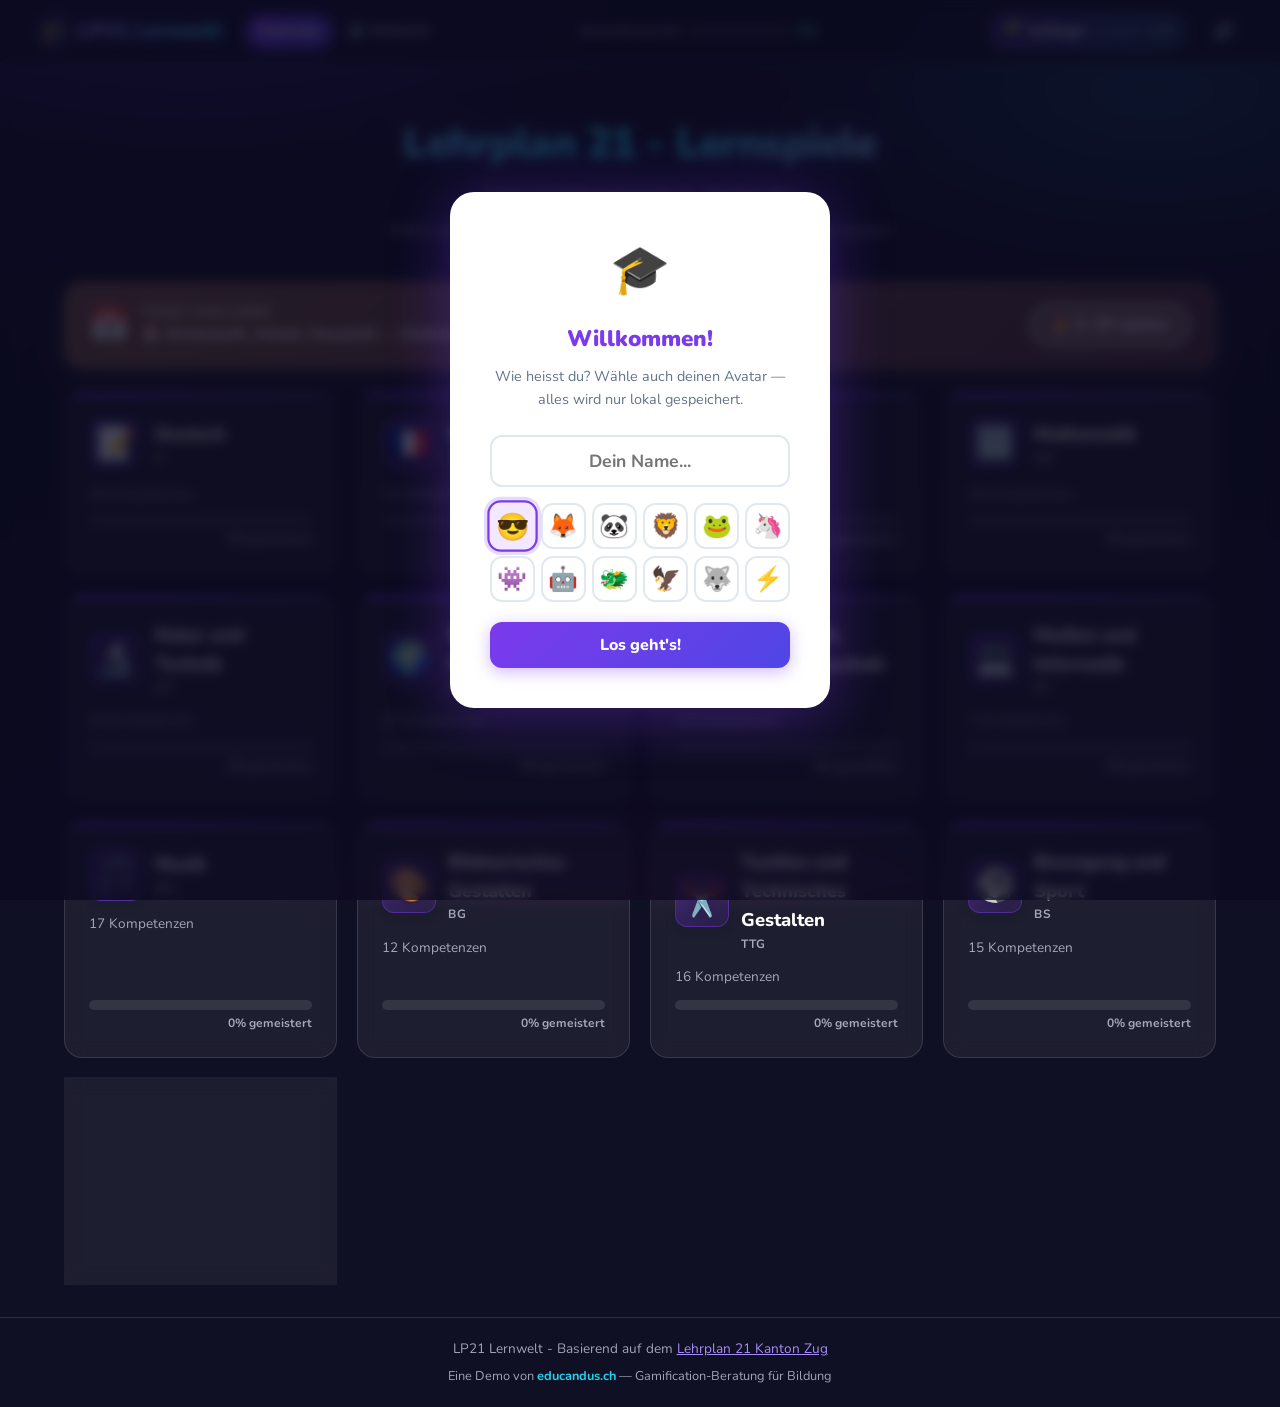
<file: index.html>
<!DOCTYPE html>
<html lang="de">
<head>
    <meta charset="UTF-8">
    <meta name="viewport" content="width=device-width, initial-scale=1.0">
    <title>LP21 Lernwelt - Zyklus 3</title>
    <link rel="preconnect" href="https://fonts.googleapis.com">
    <link rel="preconnect" href="https://fonts.gstatic.com" crossorigin>
    <link href="https://fonts.googleapis.com/css2?family=Nunito:wght@400;600;700;800;900&display=swap" rel="stylesheet">
    <link rel="stylesheet" href="css/main.css">
    <link rel="stylesheet" href="css/progress-map.css">
    <link rel="stylesheet" href="css/worldmap.css">
</head>
<body>
    <header class="site-header">
        <div class="header-inner">
            <a href="index.html" class="logo">
                <span class="logo-icon">🎓</span>
                <span class="logo-text">LP21 Lernwelt</span>
            </a>
            <nav class="site-nav">
                <a href="index.html" class="site-nav-link active">Startseite</a>
                <a href="pages/weltkarte.html" class="site-nav-link">🗺️ Weltkarte</a>
            </nav>
            <div class="header-progress" id="headerProgress">
                <span class="progress-label">Gesamtfortschritt:</span>
                <div class="progress-bar-mini">
                    <div class="progress-bar-fill" id="totalProgress" style="width: 0%"></div>
                </div>
                <span class="progress-percent" id="totalPercent">0%</span>
            </div>
            <div id="playerNameContainer"></div>
            <div id="levelBadgeContainer"></div>
            <div id="soundToggleContainer"></div>
        </div>
    </header>

    <main class="container">
        <section class="hero">
            <h1>Lehrplan 21 - Lernspiele</h1>
            <p>Zyklus 3 (Sekundarstufe I) - Kanton Zug</p>
            <p class="hero-sub">Wähle ein Fach und trainiere deine Kompetenzen mit interaktiven Spielen.</p>
        </section>

        <div id="dailyBannerContainer"></div>

        <section class="fach-grid" id="fachGrid">
            <!-- Dynamisch aus faecher.json generiert -->
        </section>
    </main>

    <footer class="site-footer">
        <p>LP21 Lernwelt - Basierend auf dem <a href="https://zg.lehrplan.ch/" target="_blank">Lehrplan 21 Kanton Zug</a></p>
        <p class="footer-educandus">Eine Demo von <a href="https://www.educandus.ch" target="_blank">educandus.ch</a> — Gamification-Beratung für Bildung</p>
    </footer>

    <script src="js/utils/storage.js"></script>
    <script src="js/utils/xp-system.js"></script>
    <script src="js/utils/streak.js"></script>
    <script src="js/utils/sound.js"></script>
    <script src="js/utils/achievements.js"></script>
    <script src="js/utils/difficulty.js"></script>
    <script src="js/utils/player.js"></script>
    <script src="js/utils/daily-challenge.js"></script>
    <script src="js/utils/unlock-system.js"></script>
    <script src="js/utils/progress-map.js"></script>
    <script src="js/utils/story.js"></script>
    <script src="js/utils/dom-helpers.js"></script>
    <script src="js/utils/feedback.js"></script>
    <script src="js/game-engine.js"></script>
    <script src="js/app.js"></script>
    <script>
        document.addEventListener('DOMContentLoaded', () => {
            Player.init('playerNameContainer');
            XPSystem.renderBadge('levelBadgeContainer');
            SoundManager.renderToggle('soundToggleContainer');
        });
    </script>
</body>
</html>
</file>
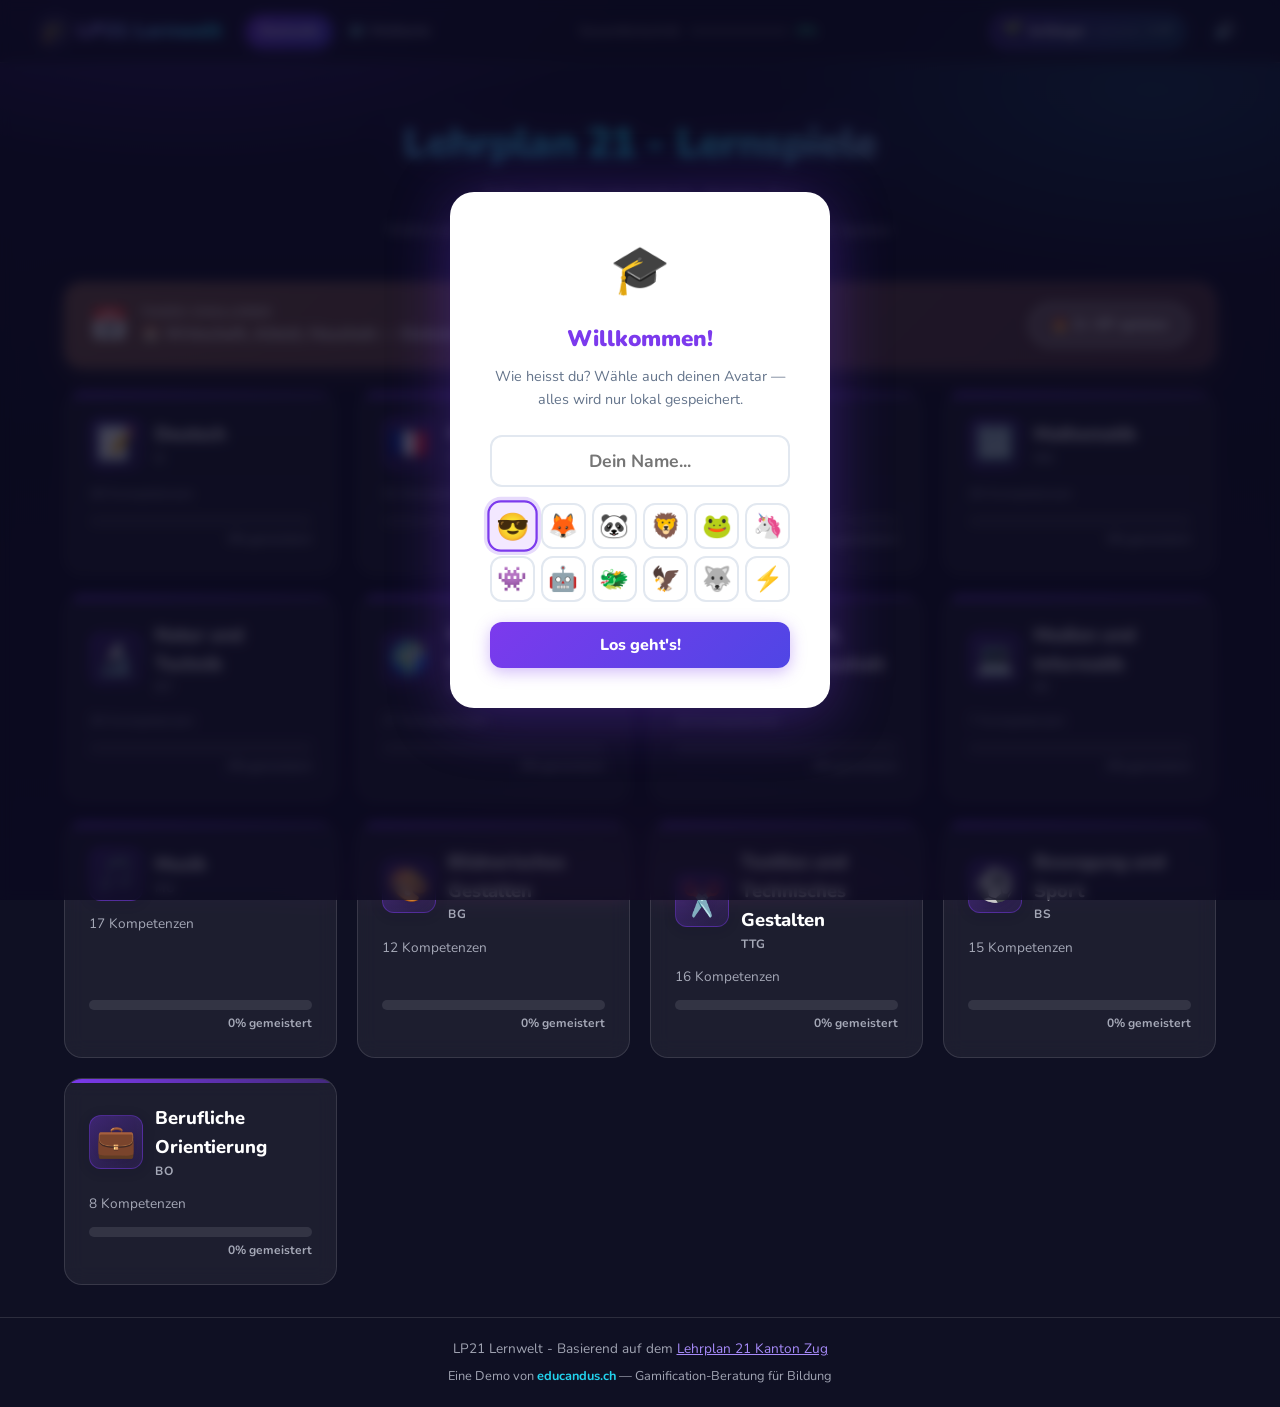
<file: pages/fach.html>
<!DOCTYPE html>
<html lang="de">
<head>
    <meta charset="UTF-8">
    <meta name="viewport" content="width=device-width, initial-scale=1.0">
    <title>LP21 Lernwelt</title>
    <link rel="preconnect" href="https://fonts.googleapis.com">
    <link rel="preconnect" href="https://fonts.gstatic.com" crossorigin>
    <link href="https://fonts.googleapis.com/css2?family=Nunito:wght@400;600;700;800;900&display=swap" rel="stylesheet">
    <link rel="stylesheet" href="../css/main.css">
    <link rel="stylesheet" href="../css/progress-map.css">
</head>
<body>
    <header class="site-header">
        <div class="header-inner">
            <a href="../index.html" class="logo">
                <span class="logo-icon">🎓</span>
                <span class="logo-text">LP21 Lernwelt</span>
            </a>
            <nav class="site-nav">
                <a href="../index.html" class="site-nav-link">Startseite</a>
                <a href="weltkarte.html" class="site-nav-link">🗺️ Weltkarte</a>
            </nav>
            <nav class="breadcrumb" id="breadcrumb">
                <a href="../index.html" class="breadcrumb-item">Startseite</a>
                <span class="breadcrumb-item active" id="breadcrumbFach">Fach</span>
            </nav>
            <div id="playerNameContainer"></div>
            <div id="levelBadgeContainer"></div>
            <div id="soundToggleContainer"></div>
        </div>
    </header>

    <main class="container">
        <div class="fach-header" id="fachHeader">
            <span class="fach-header-icon" id="fachIcon"></span>
            <div class="fach-header-info">
                <h1 id="fachName">Lädt...</h1>
                <p id="fachDesc"></p>
            </div>
        </div>

        <!-- View Toggle -->
        <div class="view-toggle" id="viewToggle">
            <button class="view-toggle-btn active" id="btnGrid" onclick="setView('grid')">
                ☰ Listenansicht
            </button>
            <button class="view-toggle-btn" id="btnMap" onclick="setView('map')">
                🗺️ Lernlandkarte
            </button>
        </div>

        <!-- Grid View -->
        <div id="bereicheContainer"></div>

        <!-- Map View -->
        <div id="mapContainer" style="display:none;"></div>
    </main>

    <footer class="site-footer">
        <p>LP21 Lernwelt - Basierend auf dem <a href="https://zg.lehrplan.ch/" target="_blank">Lehrplan 21 Kanton Zug</a></p>
        <p class="footer-educandus">Eine Demo von <a href="https://www.educandus.ch" target="_blank">educandus.ch</a> — Gamification-Beratung für Bildung</p>
    </footer>

    <script src="../js/utils/storage.js"></script>
    <script src="../js/utils/xp-system.js"></script>
    <script src="../js/utils/streak.js"></script>
    <script src="../js/utils/sound.js"></script>
    <script src="../js/utils/achievements.js"></script>
    <script src="../js/utils/difficulty.js"></script>
    <script src="../js/utils/player.js"></script>
    <script src="../js/utils/daily-challenge.js"></script>
    <script src="../js/utils/unlock-system.js"></script>
    <script src="../js/utils/progress-map.js"></script>
    <script src="../js/utils/story.js"></script>
    <script src="../js/utils/dom-helpers.js"></script>
    <script src="../js/utils/feedback.js"></script>
    <script src="../js/game-engine.js"></script>
    <script>
        let _currentFach = null;
        let _currentView = LP21Storage.getSettings().fachView || 'grid';
        let _dailyChallenge = null;

        document.addEventListener('DOMContentLoaded', async () => {
            Player.init('playerNameContainer');
            XPSystem.renderBadge('levelBadgeContainer');
            SoundManager.renderToggle('soundToggleContainer');

            const fachId = DOM.getParam('fach');
            if (!fachId) { location.href = '../index.html'; return; }

            try {
                const data = await GameEngine.loadFaecher();
                const fach = GameEngine.findFach(data, fachId);
                if (!fach) { location.href = '../index.html'; return; }

                _currentFach = fach;
                _dailyChallenge = DailyChallenge.getToday(data.faecher);

                renderFachHeader(fach);
                setView(_currentView);
            } catch (err) {
                document.getElementById('bereicheContainer').innerHTML =
                    '<p style="color:#f44336;">Fehler beim Laden.</p>';
                console.error(err);
            }
        });

        function setView(view) {
            _currentView = view;
            LP21Storage.saveSetting('fachView', view);

            document.getElementById('bereicheContainer').style.display = view === 'grid' ? '' : 'none';
            document.getElementById('mapContainer').style.display = view === 'map' ? '' : 'none';
            document.getElementById('btnGrid').classList.toggle('active', view === 'grid');
            document.getElementById('btnMap').classList.toggle('active', view === 'map');

            if (!_currentFach) return;

            if (view === 'grid') {
                renderGridView(_currentFach);
            } else {
                renderMapView(_currentFach);
            }
        }

        function renderFachHeader(fach) {
            document.title = `${fach.name} - LP21 Lernwelt`;
            document.documentElement.style.setProperty('--fach-farbe', fach.farbe);
            DOM.$('#fachIcon').textContent = fach.icon;
            DOM.$('#fachName').textContent = fach.name;
            const story = typeof Story !== 'undefined' ? Story.getFach(fach.id) : null;
            DOM.$('#fachDesc').textContent = story
                ? `${story.region} — «${story.tagline}»`
                : `${fach.kuerzel} - Zyklus 3`;
            if (story) DOM.$('#fachDesc').title = story.intro;
            DOM.$('#breadcrumbFach').textContent = fach.name;
            DOM.$('#fachHeader').style.borderColor = fach.farbe;
        }

        function renderGridView(fach) {
            const container = DOM.$('#bereicheContainer');
            container.innerHTML = '';

            for (const bereich of fach.bereiche || []) {
                const section = DOM.create('section', { class: 'bereich-section' }, [
                    DOM.create('h2', { class: 'bereich-title', text: `${bereich.code} ${bereich.name}` })
                ]);
                const grid = DOM.create('div', { class: 'kompetenz-grid' });
                const kompetenzen = bereich.kompetenzen || [];

                kompetenzen.forEach((k, i) => {
                    const progress = LP21Storage.getProgress(fach.id, k.id);
                    const unlocked = UnlockSystem.isEnabled()
                        ? UnlockSystem.isUnlocked(fach.id, kompetenzen, i)
                        : true;
                    const isDaily = _dailyChallenge
                        && _dailyChallenge.fachId === fach.id
                        && _dailyChallenge.kompetenzId === k.id;

                    if (unlocked) {
                        const card = DOM.create('a', {
                            class: `kompetenz-card animate-fade-in${isDaily ? ' kompetenz-card-daily' : ''}`,
                            href: `spiel.html?fach=${fach.id}&kompetenz=${k.id}&typ=${k.spieltyp}${isDaily ? '&daily=1' : ''}`
                        }, [
                            DOM.create('div', { class: 'kompetenz-code', text: k.code }),
                            DOM.create('div', { class: 'kompetenz-name', text: k.name }),
                            DOM.create('div', { class: 'kompetenz-beschreibung', text: k.beschreibung }),
                            DOM.create('div', { class: 'kompetenz-footer' }, [
                                DOM.create('span', { class: 'kompetenz-spieltyp', text: k.spieltyp }),
                                DOM.create('span', {
                                    class: 'kompetenz-sterne',
                                    html: Feedback.starsHTML(progress.sterne)
                                })
                            ]),
                            ...(isDaily ? [DOM.create('div', { class: 'kompetenz-daily-badge', text: '📅 Tages-Challenge · 2× XP' })] : [])
                        ]);
                        grid.appendChild(card);
                    } else {
                        const locked = DOM.create('div', { class: 'kompetenz-card kompetenz-card-locked' }, [
                            DOM.create('div', { class: 'kompetenz-code', text: k.code }),
                            DOM.create('div', { class: 'kompetenz-name', text: k.name }),
                            DOM.create('div', { class: 'kompetenz-lock-info', text: '🔒 Schliesse die vorherige Kompetenz ab (1 Stern)' })
                        ]);
                        grid.appendChild(locked);
                    }
                });

                section.appendChild(grid);
                container.appendChild(section);
            }
        }

        function renderMapView(fach) {
            const container = DOM.$('#mapContainer');
            ProgressMap.render(container, fach, _dailyChallenge);
        }
    </script>
</body>
</html>
</file>
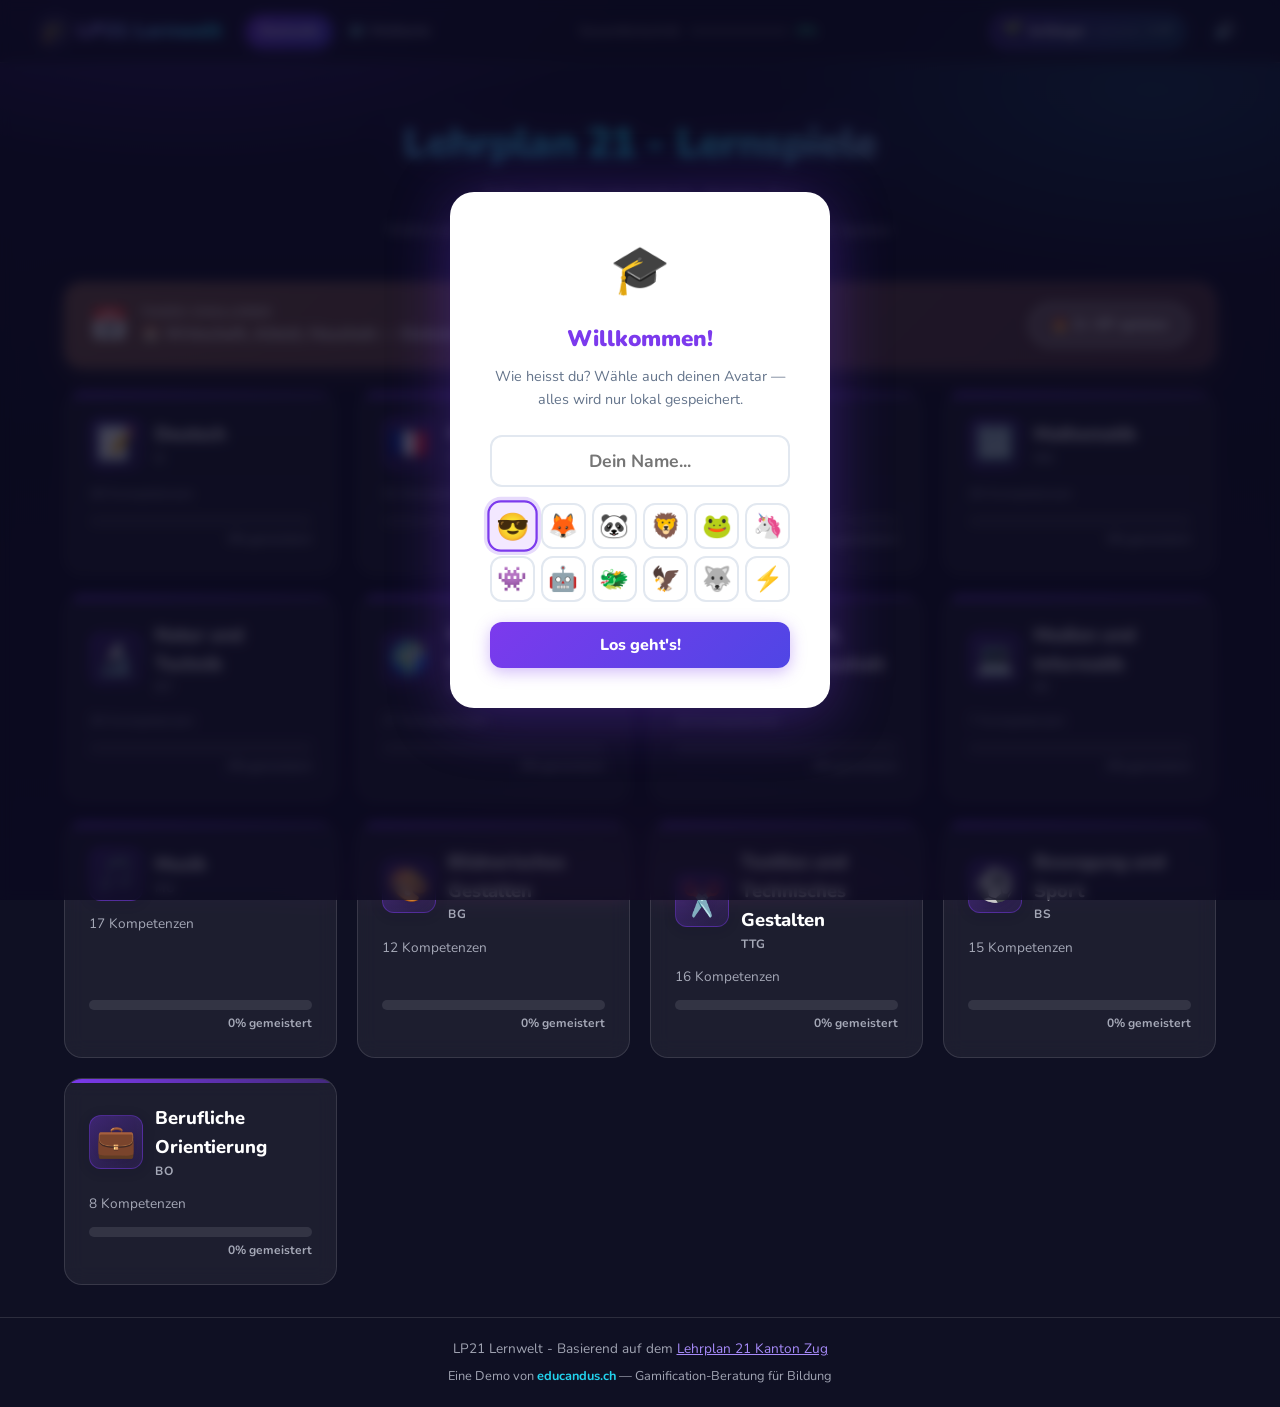
<file: pages/spiel.html>
<!DOCTYPE html>
<html lang="de">
<head>
    <meta charset="UTF-8">
    <meta name="viewport" content="width=device-width, initial-scale=1.0">
    <title>LP21 Lernwelt - Spiel</title>
    <link rel="preconnect" href="https://fonts.googleapis.com">
    <link rel="preconnect" href="https://fonts.gstatic.com" crossorigin>
    <link href="https://fonts.googleapis.com/css2?family=Nunito:wght@400;600;700;800;900&display=swap" rel="stylesheet">
    <link rel="stylesheet" href="../css/main.css">
    <link rel="stylesheet" href="../css/games.css">
</head>
<body>
    <header class="site-header">
        <div class="header-inner">
            <a href="../index.html" class="logo">
                <span class="logo-icon">🎓</span>
                <span class="logo-text">LP21 Lernwelt</span>
            </a>
            <nav class="site-nav">
                <a href="../index.html" class="site-nav-link">Startseite</a>
                <a href="weltkarte.html" class="site-nav-link">🗺️ Weltkarte</a>
            </nav>
            <nav class="breadcrumb" id="breadcrumb">
                <a href="../index.html" class="breadcrumb-item">Startseite</a>
                <a href="#" class="breadcrumb-item" id="breadcrumbFach">Fach</a>
                <span class="breadcrumb-item active" id="breadcrumbSpiel">Spiel</span>
            </nav>
            <div id="playerNameContainer"></div>
            <div id="levelBadgeContainer"></div>
            <div id="soundToggleContainer"></div>
        </div>
    </header>

    <main class="container">
        <div class="game-wrapper">
            <div class="game-info" id="gameInfo">
                <div class="kompetenz-code" id="kompetenzCode">Lädt...</div>
                <div class="kompetenz-text" id="kompetenzText"></div>
            </div>

            <div class="game-container" id="gameContainer">
                <p style="text-align:center;color:#757575;">Spiel wird geladen...</p>
            </div>
        </div>
    </main>

    <footer class="site-footer">
        <p>LP21 Lernwelt - Basierend auf dem <a href="https://zg.lehrplan.ch/" target="_blank">Lehrplan 21 Kanton Zug</a></p>
        <p class="footer-educandus">Eine Demo von <a href="https://www.educandus.ch" target="_blank">educandus.ch</a> — Gamification-Beratung für Bildung</p>
    </footer>

    <!-- Utilities -->
    <script src="../js/utils/storage.js"></script>
    <script src="../js/utils/xp-system.js"></script>
    <script src="../js/utils/streak.js"></script>
    <script src="../js/utils/sound.js"></script>
    <script src="../js/utils/achievements.js"></script>
    <script src="../js/utils/difficulty.js"></script>
    <script src="../js/utils/player.js"></script>
    <script src="../js/utils/daily-challenge.js"></script>
    <script src="../js/utils/unlock-system.js"></script>
    <script src="../js/utils/progress-map.js"></script>
    <script src="../js/utils/story.js"></script>
    <script src="../js/utils/shuffle.js"></script>
    <script src="../js/utils/dom-helpers.js"></script>
    <script src="../js/utils/feedback.js"></script>
    <script src="../js/game-engine.js"></script>

    <!-- Game Engines -->
    <script src="../js/games/quiz.js"></script>
    <script src="../js/games/zuordnung.js"></script>
    <script src="../js/games/memory.js"></script>
    <script src="../js/games/lueckentext.js"></script>
    <script src="../js/games/sortieren.js"></script>
    <script src="../js/games/rechnen.js"></script>
    <script src="../js/games/wortspiel.js"></script>
    <script src="../js/games/zuordnung-bild.js"></script>
    <script src="../js/games/timeline.js"></script>
    <script src="../js/games/coding-puzzle.js"></script>

    <script>
        document.addEventListener('DOMContentLoaded', async () => {
            Player.init('playerNameContainer');
            XPSystem.renderBadge('levelBadgeContainer');
            SoundManager.renderToggle('soundToggleContainer');

            const fachId = DOM.getParam('fach');
            const kompetenzId = DOM.getParam('kompetenz');
            const spielTyp = DOM.getParam('typ');

            if (!fachId || !kompetenzId) {
                location.href = '../index.html';
                return;
            }

            try {
                const faecherData = await GameEngine.loadFaecher();
                const fach = GameEngine.findFach(faecherData, fachId);

                if (fach) {
                    const kompetenz = GameEngine.findKompetenz(fach, kompetenzId);
                    document.title = `${kompetenz?.name || kompetenzId} - LP21 Lernwelt`;
                    document.documentElement.style.setProperty('--fach-farbe', fach.farbe);

                    DOM.$('#kompetenzCode').textContent = kompetenz?.code || '';
                    DOM.$('#kompetenzText').textContent = kompetenz?.beschreibung || '';
                    DOM.$('#breadcrumbFach').textContent = fach.name;
                    DOM.$('#breadcrumbFach').href = `fach.html?fach=${fachId}`;
                    DOM.$('#breadcrumbSpiel').textContent = kompetenz?.name || 'Spiel';
                }

                const gameData = await GameEngine.loadData(fachId, kompetenzId);

                // Show difficulty selector before starting (skipped on "Nochmal spielen")
                let isReplay = false;
                try {
                    isReplay = sessionStorage.getItem('lp21-replay') === '1';
                    sessionStorage.removeItem('lp21-replay');
                } catch { /* egal */ }
                if (!isReplay) await DifficultyManager.showSelector();

                DOM.$('#gameContainer').innerHTML = '';

                const engine = new GameEngine('gameContainer', {
                    fachId,
                    kompetenzId,
                    fachFarbe: fach?.farbe
                });

                const typ = spielTyp || gameData.typ || 'quiz';
                const games = {
                    quiz: QuizGame,
                    zuordnung: ZuordnungGame,
                    memory: MemoryGame,
                    lueckentext: LueckentextGame,
                    sortieren: SortierenGame,
                    rechnen: RechnenGame,
                    wortspiel: WortspielGame,
                    'zuordnung-bild': BildZuordnungGame,
                    timeline: TimelineGame,
                    'coding-puzzle': CodingPuzzleGame
                };

                const GameClass = games[typ];
                if (GameClass) {
                    new GameClass(engine, gameData);
                } else {
                    DOM.$('#gameContainer').innerHTML =
                        `<p style="text-align:center;color:#f44336;">Unbekannter Spieltyp: ${typ}</p>`;
                }

            } catch (err) {
                DOM.$('#gameContainer').innerHTML =
                    `<p style="text-align:center;color:#f44336;">Fehler beim Laden des Spiels: ${err.message}</p>`;
                console.error(err);
            }
        });
    </script>
</body>
</html>
</file>
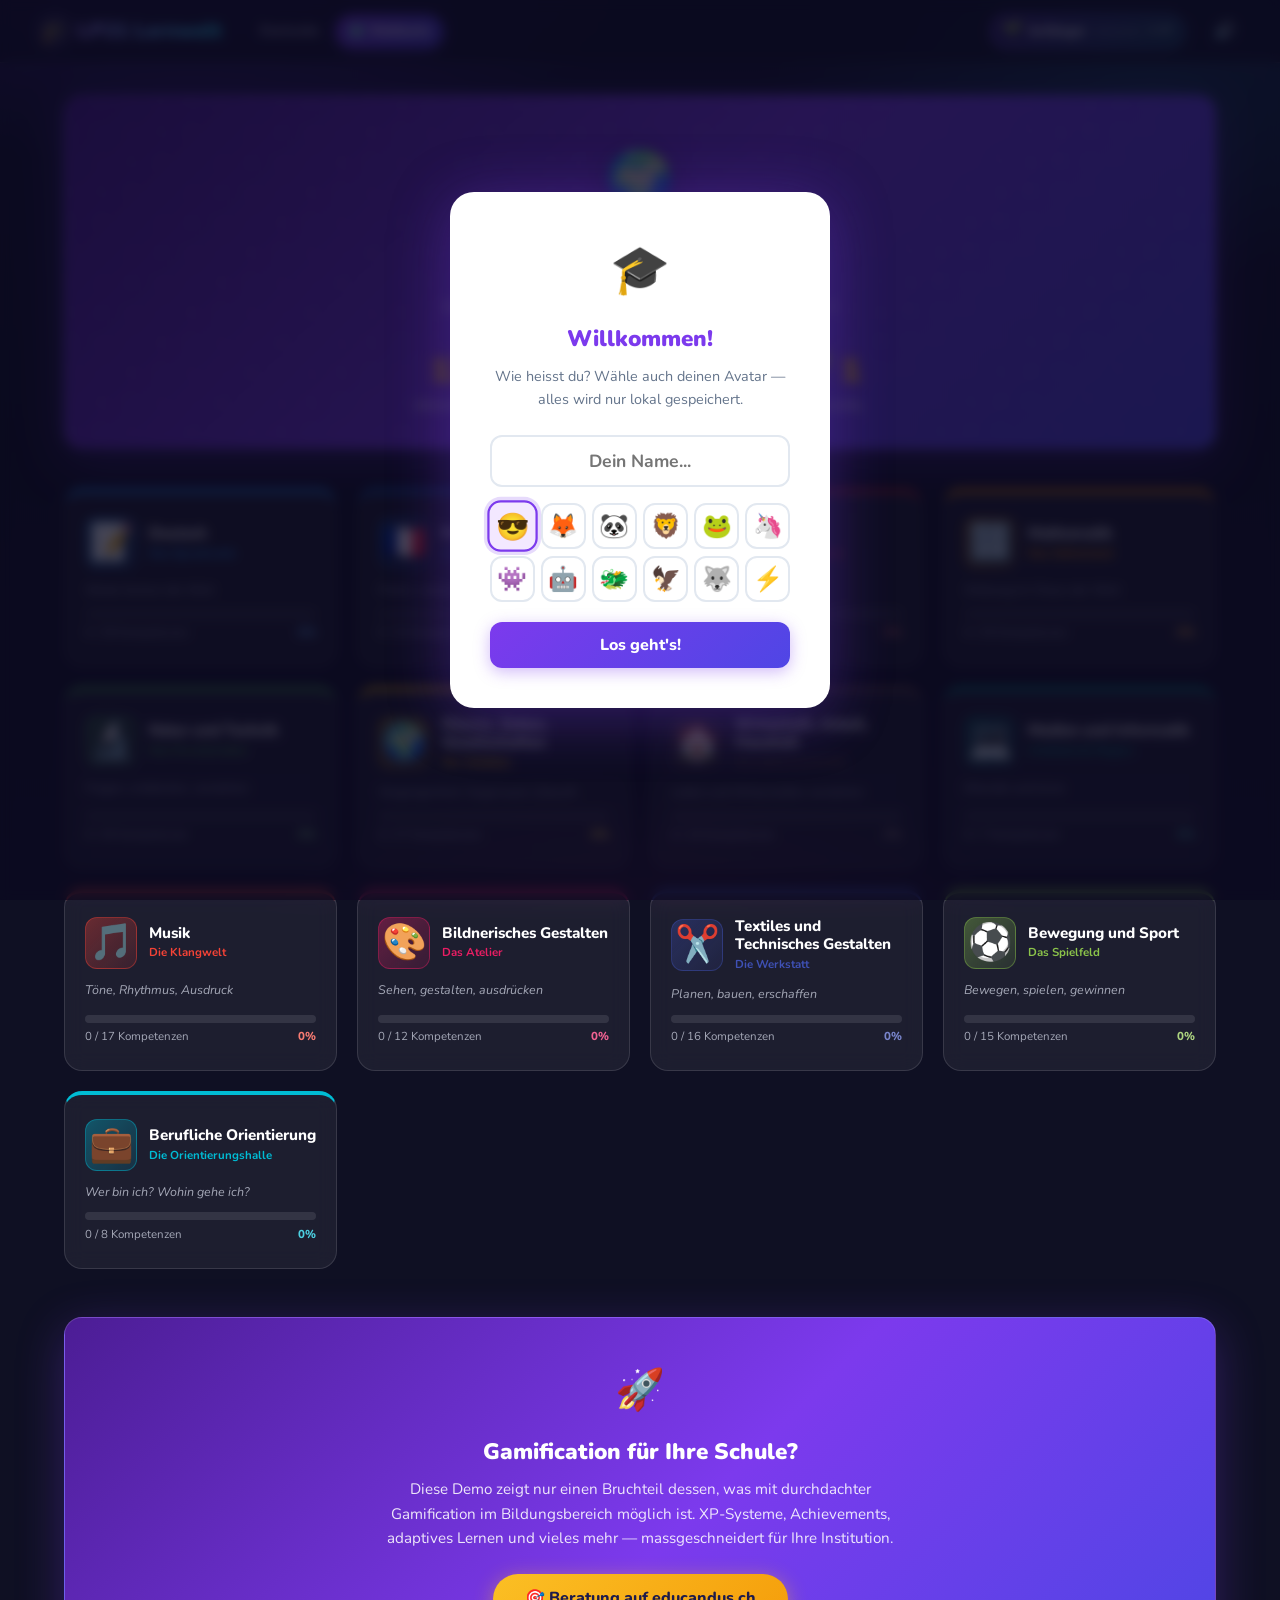
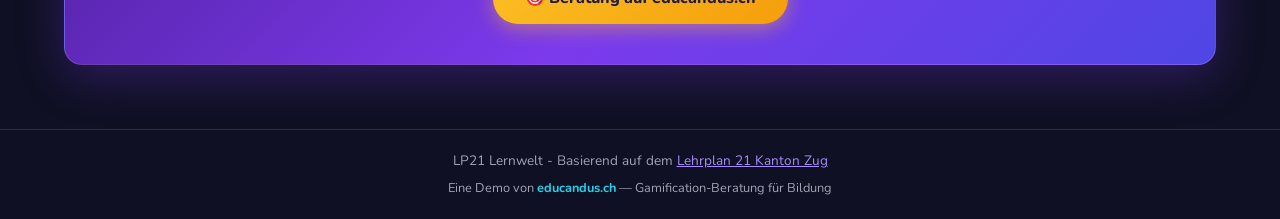
<file: pages/weltkarte.html>
<!DOCTYPE html>
<html lang="de">
<head>
    <meta charset="UTF-8">
    <meta name="viewport" content="width=device-width, initial-scale=1.0">
    <title>Weltkarte - LP21 Lernwelt</title>
    <link rel="preconnect" href="https://fonts.googleapis.com">
    <link rel="preconnect" href="https://fonts.gstatic.com" crossorigin>
    <link href="https://fonts.googleapis.com/css2?family=Nunito:wght@400;600;700;800;900&display=swap" rel="stylesheet">
    <link rel="stylesheet" href="../css/main.css">
    <link rel="stylesheet" href="../css/worldmap.css">
</head>
<body>
    <header class="site-header">
        <div class="header-inner">
            <a href="../index.html" class="logo">
                <span class="logo-icon">🎓</span>
                <span class="logo-text">LP21 Lernwelt</span>
            </a>
            <nav class="site-nav">
                <a href="../index.html" class="site-nav-link">Startseite</a>
                <a href="weltkarte.html" class="site-nav-link active">🗺️ Weltkarte</a>
            </nav>
            <div id="playerNameContainer"></div>
            <div id="levelBadgeContainer"></div>
            <div id="soundToggleContainer"></div>
        </div>
    </header>

    <main class="container">
        <!-- Hero -->
        <div class="worldmap-hero">
            <div class="worldmap-hero-icon">🌍</div>
            <div class="worldmap-hero-title">Die LP21-Lernwelt</div>
            <div class="worldmap-hero-sub">Erkunde alle 13 Regionen des Lehrplan 21 — Zyklus 3</div>
            <div class="worldmap-hero-stats" id="worldStats">
                <div class="worldmap-stat">
                    <div class="worldmap-stat-value" id="statRegionen">—</div>
                    <div class="worldmap-stat-label">Regionen</div>
                </div>
                <div class="worldmap-stat">
                    <div class="worldmap-stat-value" id="statKompetenzen">—</div>
                    <div class="worldmap-stat-label">Kompetenzen</div>
                </div>
                <div class="worldmap-stat">
                    <div class="worldmap-stat-value" id="statGemeistert">—</div>
                    <div class="worldmap-stat-label">Gemeistert</div>
                </div>
                <div class="worldmap-stat">
                    <div class="worldmap-stat-value" id="statLevel">—</div>
                    <div class="worldmap-stat-label">Mein Level</div>
                </div>
            </div>
        </div>

        <!-- World Map Grid -->
        <div class="worldmap-grid" id="worldmapGrid">
            <p style="text-align:center;color:rgba(238,242,255,0.6);grid-column:1/-1;">Karte wird geladen...</p>
        </div>

        <!-- educandus CTA -->
        <div class="worldmap-cta">
            <div class="worldmap-cta-icon">🚀</div>
            <div class="worldmap-cta-title">Gamification für Ihre Schule?</div>
            <div class="worldmap-cta-text">
                Diese Demo zeigt nur einen Bruchteil dessen, was mit durchdachter Gamification im Bildungsbereich möglich ist.
                XP-Systeme, Achievements, adaptives Lernen und vieles mehr — massgeschneidert für Ihre Institution.
            </div>
            <a href="https://www.educandus.ch" target="_blank" class="worldmap-cta-btn">
                🎯 Beratung auf educandus.ch
            </a>
        </div>
    </main>

    <footer class="site-footer">
        <p>LP21 Lernwelt - Basierend auf dem <a href="https://zg.lehrplan.ch/" target="_blank">Lehrplan 21 Kanton Zug</a></p>
        <p class="footer-educandus">Eine Demo von <a href="https://www.educandus.ch" target="_blank">educandus.ch</a> — Gamification-Beratung für Bildung</p>
    </footer>

    <script src="../js/utils/storage.js"></script>
    <script src="../js/utils/xp-system.js"></script>
    <script src="../js/utils/streak.js"></script>
    <script src="../js/utils/sound.js"></script>
    <script src="../js/utils/achievements.js"></script>
    <script src="../js/utils/difficulty.js"></script>
    <script src="../js/utils/player.js"></script>
    <script src="../js/utils/daily-challenge.js"></script>
    <script src="../js/utils/unlock-system.js"></script>
    <script src="../js/utils/progress-map.js"></script>
    <script src="../js/utils/story.js"></script>
    <script src="../js/utils/dom-helpers.js"></script>
    <script src="../js/utils/feedback.js"></script>
    <script src="../js/game-engine.js"></script>

    <script>
        document.addEventListener('DOMContentLoaded', async () => {
            Player.init('playerNameContainer');
            XPSystem.renderBadge('levelBadgeContainer');
            SoundManager.renderToggle('soundToggleContainer');

            try {
                const data = await GameEngine.loadFaecher();
                const worldData = Story.getWorldProgress(data.faecher);
                renderStats(worldData);
                renderMap(worldData);
            } catch (err) {
                document.getElementById('worldmapGrid').innerHTML =
                    '<p style="text-align:center;color:#f44336;grid-column:1/-1;">Fehler beim Laden. Bitte mit einem lokalen Server starten.</p>';
                console.error(err);
            }
        });

        function renderStats(worldData) {
            const totalRegionen = worldData.length;
            const totalKompetenzen = worldData.reduce((s, f) => s + f.total, 0);
            const totalGemeistert = worldData.reduce((s, f) => s + f.done, 0);
            const level = XPSystem.getLevel();

            document.getElementById('statRegionen').textContent = totalRegionen;
            document.getElementById('statKompetenzen').textContent = totalKompetenzen;
            document.getElementById('statGemeistert').textContent = totalGemeistert;
            document.getElementById('statLevel').textContent = `${level.icon} ${level.number}`;
        }

        function renderMap(worldData) {
            const grid = document.getElementById('worldmapGrid');
            grid.innerHTML = '';

            for (const fach of worldData) {
                const isComplete = fach.pct === 100;
                const hasProgress = fach.pct > 0;

                const card = document.createElement('a');
                card.className = `region-card${isComplete ? ' region-complete' : ''}`;
                card.href = `fach.html?fach=${fach.id}`;
                card.style.setProperty('--region-color', fach.farbe);
                card.title = fach.story.intro;

                card.innerHTML = `
                    ${isComplete ? '<div class="region-badge">🏆</div>' : hasProgress ? '<div class="region-badge">⚡</div>' : ''}
                    <div class="region-header">
                        <div class="region-icon">${fach.icon}</div>
                        <div class="region-title">
                            <div class="region-name">${fach.name}</div>
                            <div class="region-subname">${fach.story.region}</div>
                        </div>
                    </div>
                    <div class="region-tagline">${fach.story.tagline}</div>
                    <div class="region-progress">
                        <div class="region-progress-bar">
                            <div class="region-progress-fill" style="width: 0%" data-target="${fach.pct}"></div>
                        </div>
                        <div class="region-progress-text">
                            <span>${fach.done} / ${fach.total} Kompetenzen</span>
                            <span class="region-progress-pct">${fach.pct}%</span>
                        </div>
                    </div>
                `;

                grid.appendChild(card);
            }

            // Animate progress bars after render
            requestAnimationFrame(() => {
                document.querySelectorAll('.region-progress-fill[data-target]').forEach(el => {
                    el.style.width = el.dataset.target + '%';
                });
            });
        }
    </script>
</body>
</html>
</file>
<file: css/main.css>
/* === LP21 Lernwelt - Main Styles === */
/* Design: "Arcade" – dunkler Gaming-Look mit Neon-Akzenten, helle Spielkarten */

:root {
    --primary: #7c3aed;
    --primary-light: #a78bfa;
    --accent: #22d3ee;
    --gold: #fbbf24;
    --bg: #0f1023;
    --bg-card: #ffffff;
    --text: #1e293b;
    --text-light: #64748b;
    --text-on-dark: #eef2ff;
    --text-on-dark-dim: rgba(238, 242, 255, 0.65);
    --glass: rgba(255, 255, 255, 0.06);
    --glass-border: rgba(255, 255, 255, 0.12);
    --shadow: 0 4px 16px rgba(0, 0, 0, 0.25);
    --shadow-hover: 0 12px 32px rgba(0, 0, 0, 0.35);
    --radius: 18px;
    --radius-sm: 12px;
    --transition: 0.2s ease;
    --font: 'Nunito', -apple-system, BlinkMacSystemFont, 'Segoe UI', Roboto, sans-serif;
}

* {
    margin: 0;
    padding: 0;
    box-sizing: border-box;
}

body {
    font-family: var(--font);
    background: var(--bg);
    color: var(--text-on-dark);
    line-height: 1.6;
    min-height: 100vh;
    display: flex;
    flex-direction: column;
    position: relative;
}

/* Leuchtende Farbverläufe im Hintergrund */
body::before {
    content: '';
    position: fixed;
    inset: 0;
    z-index: -1;
    background:
        radial-gradient(ellipse 60% 40% at 15% -5%, rgba(124, 58, 237, 0.35), transparent 60%),
        radial-gradient(ellipse 50% 35% at 90% 10%, rgba(34, 211, 238, 0.18), transparent 60%),
        radial-gradient(ellipse 55% 40% at 50% 110%, rgba(236, 72, 153, 0.16), transparent 60%),
        linear-gradient(180deg, #12132e 0%, #0f1023 50%, #131029 100%);
}

/* Custom Scrollbar */
::-webkit-scrollbar { width: 10px; height: 10px; }
::-webkit-scrollbar-track { background: rgba(255,255,255,0.04); }
::-webkit-scrollbar-thumb {
    background: linear-gradient(180deg, #7c3aed, #4f46e5);
    border-radius: 5px;
}

::selection { background: rgba(124, 58, 237, 0.5); color: white; }

/* === Site Navigation (inside header) === */
.site-nav {
    display: flex;
    align-items: center;
    gap: 0.25rem;
}

.site-nav-link {
    color: var(--text-on-dark-dim);
    text-decoration: none;
    font-size: 0.85rem;
    font-weight: 700;
    padding: 0.35rem 0.8rem;
    border-radius: 999px;
    transition: all 0.2s;
    white-space: nowrap;
}

.site-nav-link:hover {
    color: white;
    background: rgba(255,255,255,0.12);
}

.site-nav-link.active {
    color: white;
    background: linear-gradient(135deg, rgba(124,58,237,0.85), rgba(79,70,229,0.85));
    box-shadow: 0 2px 12px rgba(124, 58, 237, 0.45);
}

/* === Header === */
.site-header {
    background: rgba(15, 16, 35, 0.75);
    backdrop-filter: blur(14px);
    -webkit-backdrop-filter: blur(14px);
    color: white;
    padding: 0.75rem 1.5rem;
    position: sticky;
    top: 0;
    z-index: 100;
    border-bottom: 1px solid var(--glass-border);
}

.header-inner {
    max-width: 1200px;
    margin: 0 auto;
    display: flex;
    align-items: center;
    gap: 1.5rem;
    flex-wrap: wrap;
}

.logo {
    display: flex;
    align-items: center;
    gap: 0.5rem;
    text-decoration: none;
    color: white;
    font-weight: 900;
    font-size: 1.25rem;
    flex-shrink: 0;
}

.logo-text {
    background: linear-gradient(90deg, #a78bfa, #22d3ee);
    -webkit-background-clip: text;
    background-clip: text;
    -webkit-text-fill-color: transparent;
}

.logo-icon {
    font-size: 1.5rem;
    filter: drop-shadow(0 0 8px rgba(167, 139, 250, 0.6));
}

.breadcrumb {
    display: flex;
    align-items: center;
    gap: 0.5rem;
    font-size: 0.875rem;
    opacity: 0.9;
}

.breadcrumb-item {
    color: var(--text-on-dark-dim);
    text-decoration: none;
}

.breadcrumb-item:hover:not(.active) {
    color: white;
}

.breadcrumb-item.active {
    color: white;
    font-weight: 700;
}

.breadcrumb-item + .breadcrumb-item::before {
    content: "›";
    margin-right: 0.5rem;
    color: rgba(255,255,255,0.4);
}

.header-progress {
    margin-left: auto;
    display: flex;
    align-items: center;
    gap: 0.5rem;
    font-size: 0.8rem;
}

.progress-label {
    opacity: 0.75;
}

.progress-bar-mini {
    width: 100px;
    height: 8px;
    background: rgba(255,255,255,0.15);
    border-radius: 4px;
    overflow: hidden;
}

.progress-bar-fill {
    height: 100%;
    background: linear-gradient(90deg, #34d399, #22d3ee);
    border-radius: 4px;
    transition: width 0.5s ease;
    box-shadow: 0 0 8px rgba(52, 211, 153, 0.6);
}

.progress-percent {
    font-weight: 800;
    min-width: 2.5em;
    color: #34d399;
}

/* === Main Container === */
.container {
    max-width: 1200px;
    margin: 0 auto;
    padding: 2rem 1.5rem;
    flex: 1;
    width: 100%;
}

/* === Hero === */
.hero {
    text-align: center;
    margin-bottom: 2.5rem;
    padding-top: 1rem;
}

.hero h1 {
    font-size: 2.6rem;
    font-weight: 900;
    letter-spacing: -0.02em;
    margin-bottom: 0.25rem;
    background: linear-gradient(90deg, #a78bfa 0%, #22d3ee 50%, #f472b6 100%);
    -webkit-background-clip: text;
    background-clip: text;
    -webkit-text-fill-color: transparent;
    filter: drop-shadow(0 4px 24px rgba(124, 58, 237, 0.35));
}

.hero p {
    color: var(--text-on-dark-dim);
    font-size: 1.1rem;
}

.hero-sub {
    margin-top: 0.5rem;
    font-size: 0.95rem !important;
}

/* === Fach Grid === */
.fach-grid {
    display: grid;
    grid-template-columns: repeat(auto-fill, minmax(260px, 1fr));
    gap: 1.25rem;
}

.fach-card {
    background: var(--glass);
    backdrop-filter: blur(10px);
    -webkit-backdrop-filter: blur(10px);
    border: 1px solid var(--glass-border);
    border-radius: var(--radius);
    padding: 1.5rem;
    transition: transform var(--transition), box-shadow var(--transition), border-color var(--transition), background var(--transition);
    cursor: pointer;
    text-decoration: none;
    color: var(--text-on-dark);
    display: flex;
    flex-direction: column;
    position: relative;
    overflow: hidden;
}

/* Farbiger Glow-Streifen oben */
.fach-card::before {
    content: '';
    position: absolute;
    top: 0;
    left: 0;
    right: 0;
    height: 4px;
    background: linear-gradient(90deg, var(--fach-farbe, #7c3aed), color-mix(in srgb, var(--fach-farbe, #7c3aed) 40%, transparent));
}

.fach-card:hover {
    transform: translateY(-5px) scale(1.01);
    background: rgba(255, 255, 255, 0.09);
    border-color: color-mix(in srgb, var(--fach-farbe, #7c3aed) 60%, transparent);
    box-shadow: 0 12px 36px color-mix(in srgb, var(--fach-farbe, #7c3aed) 30%, transparent);
}

.fach-card-header {
    display: flex;
    align-items: center;
    gap: 0.75rem;
    margin-bottom: 0.75rem;
}

.fach-icon {
    font-size: 2rem;
    width: 54px;
    height: 54px;
    display: flex;
    align-items: center;
    justify-content: center;
    background: linear-gradient(135deg, color-mix(in srgb, var(--fach-farbe, #7c3aed) 35%, transparent), color-mix(in srgb, var(--fach-farbe, #7c3aed) 12%, transparent));
    border: 1px solid color-mix(in srgb, var(--fach-farbe, #7c3aed) 40%, transparent);
    border-radius: var(--radius-sm);
    flex-shrink: 0;
    filter: drop-shadow(0 2px 6px rgba(0,0,0,0.3));
    transition: transform var(--transition);
}

.fach-card:hover .fach-icon {
    transform: scale(1.12) rotate(-4deg);
}

.fach-name {
    font-size: 1.15rem;
    font-weight: 800;
    color: white;
}

.fach-kuerzel {
    font-size: 0.75rem;
    font-weight: 700;
    color: var(--fach-farbe, var(--text-on-dark-dim));
    text-transform: uppercase;
    letter-spacing: 0.08em;
}

.fach-meta {
    font-size: 0.85rem;
    color: var(--text-on-dark-dim);
    margin-bottom: 0.75rem;
}

.fach-progress {
    margin-top: auto;
}

.progress-bar {
    width: 100%;
    height: 10px;
    background: rgba(255,255,255,0.1);
    border-radius: 5px;
    overflow: hidden;
    margin-bottom: 0.25rem;
}

.progress-bar .progress-bar-fill {
    background: linear-gradient(90deg, var(--fach-farbe, #34d399), color-mix(in srgb, var(--fach-farbe, #34d399) 60%, white));
    box-shadow: 0 0 10px color-mix(in srgb, var(--fach-farbe, #34d399) 70%, transparent);
    position: relative;
}

.progress-text {
    font-size: 0.75rem;
    font-weight: 700;
    color: var(--text-on-dark-dim);
    text-align: right;
}

/* === Daily Challenge Banner === */
#dailyBannerContainer {
    margin-bottom: 1.5rem;
}

.daily-banner {
    background: linear-gradient(135deg, var(--daily-color, #ff9800), color-mix(in srgb, var(--daily-color, #ff9800) 60%, #1a0b2e));
    border-radius: var(--radius);
    padding: 1rem 1.5rem;
    color: white;
    box-shadow: 0 8px 28px color-mix(in srgb, var(--daily-color, #ff9800) 35%, transparent);
    border: 1px solid rgba(255,255,255,0.18);
    position: relative;
    overflow: hidden;
}

/* Glanz-Effekt, der über den Banner läuft */
.daily-banner::after {
    content: '';
    position: absolute;
    top: 0;
    left: -60%;
    width: 40%;
    height: 100%;
    background: linear-gradient(100deg, transparent, rgba(255,255,255,0.25), transparent);
    animation: banner-shine 3.5s ease-in-out infinite;
    pointer-events: none;
}

@keyframes banner-shine {
    0%   { left: -60%; }
    60%  { left: 130%; }
    100% { left: 130%; }
}

.daily-banner-done {
    opacity: 0.7;
}

.daily-banner-done::after {
    animation: none;
}

.daily-banner-inner {
    display: flex;
    align-items: center;
    justify-content: space-between;
    gap: 1rem;
    flex-wrap: wrap;
}

.daily-banner-left {
    display: flex;
    align-items: center;
    gap: 0.75rem;
}

.daily-icon {
    font-size: 2rem;
    flex-shrink: 0;
    animation: daily-wiggle 2.5s ease-in-out infinite;
}

@keyframes daily-wiggle {
    0%, 100% { transform: rotate(0deg); }
    10% { transform: rotate(-10deg) scale(1.1); }
    20% { transform: rotate(8deg) scale(1.1); }
    30% { transform: rotate(0deg); }
}

.daily-label {
    font-size: 0.75rem;
    font-weight: 800;
    text-transform: uppercase;
    letter-spacing: 0.08em;
    opacity: 0.85;
}

.daily-name {
    font-size: 1rem;
    font-weight: 700;
}

.daily-play-btn {
    display: inline-flex;
    align-items: center;
    padding: 0.5rem 1.25rem;
    background: rgba(255,255,255,0.2);
    border: 2px solid rgba(255,255,255,0.55);
    border-radius: 999px;
    color: white;
    text-decoration: none;
    font-weight: 800;
    font-size: 0.9rem;
    transition: all 0.2s;
    white-space: nowrap;
}

.daily-play-btn:hover {
    background: rgba(255,255,255,0.35);
    transform: scale(1.05);
    box-shadow: 0 4px 16px rgba(0,0,0,0.25);
}

.daily-done {
    font-size: 0.95rem;
    font-weight: 700;
    opacity: 0.9;
}

/* === Locked Kompetenz Card === */
.kompetenz-card-locked {
    opacity: 0.4;
    cursor: not-allowed;
    pointer-events: none;
    filter: grayscale(0.7);
}

.kompetenz-lock-info {
    font-size: 0.78rem;
    color: var(--text-on-dark-dim);
    margin-top: 0.25rem;
}

/* === Daily Challenge Card Badge === */
.kompetenz-card-daily {
    border-color: rgba(255, 152, 0, 0.7) !important;
    box-shadow: 0 4px 20px rgba(255,152,0,0.3);
}

.kompetenz-daily-badge {
    font-size: 0.72rem;
    color: #ffb74d;
    font-weight: 800;
    margin-top: 0.25rem;
    padding: 0.2rem 0.6rem;
    background: rgba(255, 152, 0, 0.15);
    border: 1px solid rgba(255, 152, 0, 0.4);
    border-radius: 999px;
    display: inline-block;
}

/* === Kompetenz-Liste (fach.html) === */
.fach-header {
    display: flex;
    align-items: center;
    gap: 1.25rem;
    margin-bottom: 2rem;
    padding: 1.5rem;
    background: linear-gradient(135deg, color-mix(in srgb, var(--fach-farbe, #7c3aed) 30%, transparent), color-mix(in srgb, var(--fach-farbe, #7c3aed) 8%, transparent));
    border: 1px solid color-mix(in srgb, var(--fach-farbe, #7c3aed) 35%, transparent);
    border-radius: var(--radius);
}

.fach-header-icon {
    font-size: 3rem;
    filter: drop-shadow(0 4px 12px rgba(0,0,0,0.35));
}

.fach-header-info h1 {
    font-size: 1.75rem;
    font-weight: 900;
    color: white;
}

.fach-header-info p {
    color: var(--text-on-dark-dim);
}

.bereich-section {
    margin-bottom: 2rem;
}

.bereich-title {
    font-size: 1.15rem;
    font-weight: 800;
    color: white;
    margin-bottom: 1rem;
    padding: 0.5rem 0;
    border-bottom: 1px solid var(--glass-border);
}

.kompetenz-grid {
    display: grid;
    grid-template-columns: repeat(auto-fill, minmax(300px, 1fr));
    gap: 1rem;
}

.kompetenz-card {
    background: var(--glass);
    backdrop-filter: blur(10px);
    -webkit-backdrop-filter: blur(10px);
    border: 1px solid var(--glass-border);
    border-radius: var(--radius-sm);
    padding: 1.25rem;
    transition: transform var(--transition), box-shadow var(--transition), border-color var(--transition), background var(--transition);
    cursor: pointer;
    text-decoration: none;
    color: var(--text-on-dark);
    display: flex;
    flex-direction: column;
    gap: 0.5rem;
}

.kompetenz-card:hover {
    transform: translateY(-3px);
    background: rgba(255, 255, 255, 0.09);
    border-color: color-mix(in srgb, var(--fach-farbe, #7c3aed) 55%, transparent);
    box-shadow: 0 10px 28px color-mix(in srgb, var(--fach-farbe, #7c3aed) 25%, transparent);
}

.kompetenz-code {
    font-size: 0.72rem;
    font-weight: 800;
    color: var(--fach-farbe, var(--primary-light));
    text-transform: uppercase;
    letter-spacing: 0.08em;
}

.kompetenz-name {
    font-weight: 800;
    font-size: 0.95rem;
    color: white;
}

.kompetenz-beschreibung {
    font-size: 0.8rem;
    color: var(--text-on-dark-dim);
    display: -webkit-box;
    -webkit-line-clamp: 3;
    -webkit-box-orient: vertical;
    overflow: hidden;
}

.kompetenz-footer {
    display: flex;
    align-items: center;
    justify-content: space-between;
    margin-top: auto;
    padding-top: 0.5rem;
}

.kompetenz-spieltyp {
    font-size: 0.72rem;
    font-weight: 700;
    padding: 0.2rem 0.6rem;
    background: rgba(255,255,255,0.1);
    border: 1px solid var(--glass-border);
    border-radius: 999px;
    color: var(--text-on-dark-dim);
}

.kompetenz-sterne {
    font-size: 1rem;
    color: rgba(255,255,255,0.18);
}

.kompetenz-sterne .earned {
    color: var(--gold);
    text-shadow: 0 0 8px rgba(251, 191, 36, 0.6);
}

/* === Level Badge (Header) === */
#levelBadgeContainer {
    margin-left: auto;
    display: flex;
    align-items: center;
    gap: 0.5rem;
}

.level-badge {
    display: flex;
    align-items: center;
    gap: 0.4rem;
    background: linear-gradient(135deg, rgba(124,58,237,0.35), rgba(34,211,238,0.2));
    border: 1px solid rgba(167, 139, 250, 0.4);
    border-radius: 999px;
    padding: 0.3rem 0.75rem;
    font-size: 0.8rem;
    color: white;
    white-space: nowrap;
}

.level-icon {
    font-size: 1rem;
}

.level-name {
    font-weight: 800;
}

.xp-bar {
    width: 50px;
    height: 5px;
    background: rgba(255,255,255,0.2);
    border-radius: 3px;
    overflow: hidden;
}

.xp-bar-fill {
    height: 100%;
    background: linear-gradient(90deg, var(--gold), #f59e0b);
    border-radius: 3px;
    transition: width 0.5s ease;
    box-shadow: 0 0 6px rgba(251, 191, 36, 0.8);
}

.xp-text {
    font-size: 0.7rem;
    opacity: 0.85;
}

/* === Player Name === */
.player-greeting {
    font-size: 0.8rem;
    font-weight: 600;
    color: var(--text-on-dark-dim);
    white-space: nowrap;
    cursor: pointer;
    padding: 0.25rem 0.6rem;
    border-radius: 999px;
    transition: background 0.2s;
}

.player-greeting:hover {
    background: rgba(255,255,255,0.12);
    color: white;
}

/* === Name Modal === */
.name-modal-overlay {
    position: fixed;
    inset: 0;
    background: rgba(10, 8, 30, 0.75);
    backdrop-filter: blur(6px);
    -webkit-backdrop-filter: blur(6px);
    display: flex;
    align-items: center;
    justify-content: center;
    z-index: 600;
    opacity: 0;
    visibility: hidden;
    transition: all 0.3s ease;
}

.name-modal-overlay.visible {
    opacity: 1;
    visibility: visible;
}

.name-modal-card {
    background: white;
    border-radius: 24px;
    padding: 2.5rem;
    text-align: center;
    max-width: 380px;
    width: 90%;
    box-shadow: 0 8px 60px rgba(124, 58, 237, 0.35);
    transform: scale(0.9);
    transition: transform 0.3s ease;
    color: var(--text);
}

.name-modal-overlay.visible .name-modal-card {
    transform: scale(1);
}

.name-modal-icon {
    font-size: 3rem;
    margin-bottom: 0.75rem;
}

.name-modal-title {
    font-size: 1.4rem;
    font-weight: 900;
    color: var(--primary);
    margin-bottom: 0.5rem;
}

.name-modal-sub {
    color: var(--text-light);
    font-size: 0.9rem;
    margin-bottom: 1.5rem;
}

.name-modal-input {
    width: 100%;
    padding: 0.75rem 1rem;
    font-size: 1.1rem;
    border: 2px solid #e2e8f0;
    border-radius: 12px;
    outline: none;
    text-align: center;
    font-family: inherit;
    font-weight: 700;
    transition: border-color 0.2s, box-shadow 0.2s;
    margin-bottom: 1rem;
    color: var(--text);
}

.name-modal-input:focus {
    border-color: var(--primary);
    box-shadow: 0 0 0 4px rgba(124, 58, 237, 0.15);
}

.avatar-grid {
    display: grid;
    grid-template-columns: repeat(6, 1fr);
    gap: 0.4rem;
    margin-bottom: 1.25rem;
}

.avatar-option {
    font-size: 1.5rem;
    padding: 0.35rem 0;
    border-radius: 12px;
    border: 2px solid #e2e8f0;
    background: white;
    cursor: pointer;
    transition: all 0.15s ease;
    line-height: 1.3;
}

.avatar-option:hover {
    border-color: var(--primary-light);
    transform: scale(1.12);
}

.avatar-option.selected {
    border-color: var(--primary);
    background: #f3e8ff;
    transform: scale(1.12);
    box-shadow: 0 0 0 3px rgba(124, 58, 237, 0.18);
}

.name-modal-btn {
    width: 100%;
    padding: 0.75rem;
    background: linear-gradient(135deg, #7c3aed, #4f46e5);
    color: white;
    border: none;
    border-radius: 12px;
    font-size: 1rem;
    font-weight: 800;
    font-family: inherit;
    cursor: pointer;
    transition: all 0.2s;
    box-shadow: 0 4px 16px rgba(124, 58, 237, 0.35);
}

.name-modal-btn:hover {
    filter: brightness(1.1);
    transform: translateY(-1px);
    box-shadow: 0 6px 20px rgba(124, 58, 237, 0.45);
}

/* === Sound Toggle === */
#soundToggleContainer {
    display: flex;
    align-items: center;
}

.sound-toggle {
    background: none;
    border: none;
    font-size: 1.1rem;
    cursor: pointer;
    padding: 0.25rem;
    border-radius: 6px;
    line-height: 1;
    transition: opacity 0.2s, transform 0.2s;
}

.sound-toggle:hover {
    opacity: 0.75;
    transform: scale(1.15);
}

/* === Player Name === */
.player-name {
    font-size: 0.8rem;
    color: var(--text-on-dark-dim);
    white-space: nowrap;
}

/* === Footer === */
.site-footer {
    text-align: center;
    padding: 1.25rem 1.5rem;
    color: var(--text-on-dark-dim);
    font-size: 0.85rem;
    border-top: 1px solid var(--glass-border);
    margin-top: auto;
}

.site-footer a {
    color: var(--primary-light);
}

.footer-educandus {
    margin-top: 0.4rem;
    font-size: 0.8rem;
}

.footer-educandus a {
    color: var(--accent);
    font-weight: 700;
    text-decoration: none;
}

.footer-educandus a:hover {
    text-decoration: underline;
}

/* === Responsive === */
@media (max-width: 768px) {
    .header-inner {
        gap: 0.5rem;
    }

    .header-progress {
        display: none;
    }

    .site-nav {
        gap: 0.1rem;
    }

    .site-nav-link {
        font-size: 0.75rem;
        padding: 0.25rem 0.45rem;
    }

    .player-greeting {
        display: none;
    }

    .xp-bar, .xp-text {
        display: none;
    }

    .hero h1 {
        font-size: 1.75rem;
    }

    .fach-grid {
        grid-template-columns: 1fr 1fr;
        gap: 0.75rem;
    }

    .fach-card {
        padding: 1rem;
    }

    .kompetenz-grid {
        grid-template-columns: 1fr;
    }
}

@media (max-width: 480px) {
    .fach-grid {
        grid-template-columns: 1fr;
    }

    .breadcrumb {
        display: none;
    }

    .site-nav .site-nav-link:not(.active) {
        display: none;
    }
}
</file>
<file: css/progress-map.css>
/* === LP21 Lernwelt - Progress Map (Lernlandkarte) === */

.progress-map {
    display: flex;
    flex-direction: column;
    gap: 2rem;
}

/* === Section (one per Bereich) === */
.map-section {
    background: var(--glass);
    backdrop-filter: blur(10px);
    -webkit-backdrop-filter: blur(10px);
    border: 1px solid var(--glass-border);
    border-radius: var(--radius);
    padding: 1.5rem;
}

.map-section-title {
    font-size: 1rem;
    font-weight: 800;
    color: white;
    margin-bottom: 1.25rem;
    padding-bottom: 0.5rem;
    border-bottom: 2px solid color-mix(in srgb, var(--fach-farbe, #7c3aed) 50%, transparent);
}

/* === Path (horizontal scroll on mobile) === */
.map-path {
    display: flex;
    align-items: flex-start;
    gap: 0;
    overflow-x: auto;
    padding-bottom: 0.5rem;
    scrollbar-width: thin;
}

/* === Connector line between nodes === */
.map-connector {
    flex-shrink: 0;
    width: 32px;
    height: 3px;
    background: rgba(255,255,255,0.15);
    border-radius: 2px;
    margin-top: 30px; /* align with center of node */
    align-self: flex-start;
}

.map-connector-active {
    background: var(--fach-farbe, #a78bfa);
    box-shadow: 0 0 8px color-mix(in srgb, var(--fach-farbe, #a78bfa) 60%, transparent);
}

/* === Node === */
.map-node {
    flex-shrink: 0;
    display: flex;
    flex-direction: column;
    align-items: center;
    gap: 0.4rem;
    width: 90px;
    text-decoration: none;
    color: inherit;
    cursor: pointer;
    transition: transform 0.2s;
}

.map-node:hover.map-node-open .map-node-inner,
.map-node:hover.map-node-bronze .map-node-inner,
.map-node:hover.map-node-silver .map-node-inner,
.map-node:hover.map-node-gold .map-node-inner {
    transform: translateY(-4px) scale(1.06);
    box-shadow: 0 8px 24px rgba(0,0,0,0.4);
}

.map-node-inner {
    width: 60px;
    height: 60px;
    border-radius: 50%;
    display: flex;
    flex-direction: column;
    align-items: center;
    justify-content: center;
    position: relative;
    transition: all 0.2s;
    box-shadow: 0 4px 12px rgba(0,0,0,0.3);
}

/* Node states */
.map-node-locked .map-node-inner {
    background: rgba(255,255,255,0.06);
    border: 3px solid rgba(255,255,255,0.12);
    cursor: default;
}

.map-node-open .map-node-inner {
    background: white;
    border: 3px solid var(--fach-farbe, #a78bfa);
    box-shadow: 0 0 14px color-mix(in srgb, var(--fach-farbe, #a78bfa) 45%, transparent);
}

.map-node-bronze .map-node-inner {
    background: linear-gradient(135deg, #cd7f32, #e8a96e);
    border: 3px solid #cd7f32;
    box-shadow: 0 0 12px rgba(205, 127, 50, 0.5);
}

.map-node-silver .map-node-inner {
    background: linear-gradient(135deg, #9e9e9e, #e0e0e0);
    border: 3px solid #9e9e9e;
    box-shadow: 0 0 12px rgba(224, 224, 224, 0.4);
}

.map-node-gold .map-node-inner {
    background: linear-gradient(135deg, #fbbf24, #fde68a);
    border: 3px solid #fbbf24;
    box-shadow: 0 0 18px rgba(251, 191, 36, 0.6);
}

/* Daily challenge highlight */
.map-node-daily .map-node-inner {
    outline: 3px solid #ff9800;
    outline-offset: 3px;
}

.map-node-code {
    font-size: 0.6rem;
    font-weight: 800;
    color: inherit;
    text-align: center;
    line-height: 1.2;
}

.map-node-open .map-node-code {
    color: var(--text);
}

.map-node-locked .map-node-code {
    color: rgba(255,255,255,0.35);
}

.map-node-bronze .map-node-code,
.map-node-silver .map-node-code,
.map-node-gold .map-node-code {
    color: rgba(0,0,0,0.7);
}

.map-node-stars {
    font-size: 0.5rem;
    line-height: 1;
}

.map-node-stars .star-filled { color: rgba(0,0,0,0.6); }
.map-node-stars .star-empty { color: rgba(0,0,0,0.2); }

.map-node-bronze .map-node-stars .star-filled,
.map-node-silver .map-node-stars .star-filled,
.map-node-gold .map-node-stars .star-filled {
    color: rgba(0,0,0,0.5);
}

.map-node-lock,
.map-node-daily-badge {
    position: absolute;
    bottom: -4px;
    right: -4px;
    background: white;
    border-radius: 50%;
    width: 18px;
    height: 18px;
    display: flex;
    align-items: center;
    justify-content: center;
    box-shadow: 0 1px 4px rgba(0,0,0,0.3);
    font-size: 0.65rem;
}

.map-node-label {
    font-size: 0.65rem;
    color: var(--text-on-dark-dim);
    text-align: center;
    max-width: 90px;
    line-height: 1.3;
    display: -webkit-box;
    -webkit-line-clamp: 2;
    -webkit-box-orient: vertical;
    overflow: hidden;
}

.map-node-locked .map-node-label {
    color: rgba(255,255,255,0.3);
}

/* === View Toggle === */
.view-toggle {
    display: flex;
    gap: 0.5rem;
    margin-bottom: 1.5rem;
}

.view-toggle-btn {
    display: flex;
    align-items: center;
    gap: 0.3rem;
    padding: 0.45rem 1rem;
    border: 1px solid var(--glass-border);
    border-radius: 999px;
    background: var(--glass);
    font-size: 0.85rem;
    font-family: inherit;
    cursor: pointer;
    transition: all 0.2s;
    color: var(--text-on-dark-dim);
    font-weight: 700;
}

.view-toggle-btn:hover {
    background: rgba(255,255,255,0.12);
    color: white;
}

.view-toggle-btn.active {
    border-color: transparent;
    background: linear-gradient(135deg, var(--fach-farbe, var(--primary)), color-mix(in srgb, var(--fach-farbe, var(--primary)) 65%, #1e1b4b));
    color: white;
    box-shadow: 0 2px 14px color-mix(in srgb, var(--fach-farbe, var(--primary)) 45%, transparent);
}

/* === Responsive === */
@media (max-width: 600px) {
    .map-node {
        width: 70px;
    }
    .map-node-inner {
        width: 48px;
        height: 48px;
    }
    .map-connector {
        width: 20px;
        margin-top: 24px;
    }
}
</file>
<file: css/worldmap.css>
/* === LP21 Lernwelt - Weltkarte === */

/* === Hero === */
.worldmap-hero {
    text-align: center;
    padding: 2.5rem 1rem 2rem;
    background: linear-gradient(135deg, #4c1d95 0%, #7c3aed 50%, #4f46e5 100%);
    color: white;
    border-radius: var(--radius);
    margin-bottom: 2.5rem;
    position: relative;
    overflow: hidden;
    border: 1px solid rgba(255,255,255,0.15);
    box-shadow: 0 12px 48px rgba(124, 58, 237, 0.35);
}

.worldmap-hero::before {
    content: '';
    position: absolute;
    inset: 0;
    background: url("data:image/svg+xml,%3Csvg width='60' height='60' viewBox='0 0 60 60' xmlns='http://www.w3.org/2000/svg'%3E%3Cg fill='none' fill-rule='evenodd'%3E%3Cg fill='%23ffffff' fill-opacity='0.06'%3E%3Cpath d='M36 34v-4h-2v4h-4v2h4v4h2v-4h4v-2h-4zm0-30V0h-2v4h-4v2h4v4h2V6h4V4h-4zM6 34v-4H4v4H0v2h4v4h2v-4h4v-2H6zM6 4V0H4v4H0v2h4v4h2V6h4V4H6z'/%3E%3C/g%3E%3C/g%3E%3C/svg%3E");
}

.worldmap-hero-icon {
    font-size: 3.5rem;
    margin-bottom: 0.5rem;
    position: relative;
    display: inline-block;
    animation: hero-float 4s ease-in-out infinite;
    filter: drop-shadow(0 6px 16px rgba(0,0,0,0.35));
}

@keyframes hero-float {
    0%, 100% { transform: translateY(0); }
    50% { transform: translateY(-8px); }
}

.worldmap-hero-title {
    font-size: 2.2rem;
    font-weight: 900;
    letter-spacing: -0.02em;
    margin-bottom: 0.3rem;
    position: relative;
    text-shadow: 0 2px 12px rgba(0,0,0,0.25);
}

.worldmap-hero-sub {
    font-size: 1rem;
    opacity: 0.85;
    position: relative;
}

.worldmap-hero-stats {
    display: flex;
    justify-content: center;
    gap: 2.5rem;
    margin-top: 1.5rem;
    position: relative;
}

.worldmap-stat {
    text-align: center;
}

.worldmap-stat-value {
    font-size: 2rem;
    font-weight: 900;
    color: var(--gold);
    text-shadow: 0 0 16px rgba(251, 191, 36, 0.5);
}

.worldmap-stat-label {
    font-size: 0.78rem;
    opacity: 0.8;
    text-transform: uppercase;
    letter-spacing: 0.05em;
    font-weight: 700;
}

/* === World Map Grid === */
.worldmap-grid {
    display: grid;
    grid-template-columns: repeat(auto-fill, minmax(220px, 1fr));
    gap: 1.25rem;
    margin-bottom: 3rem;
}

/* === Region Card === */
.region-card {
    background: var(--glass);
    backdrop-filter: blur(10px);
    -webkit-backdrop-filter: blur(10px);
    border: 1px solid var(--glass-border);
    border-radius: var(--radius);
    padding: 1.5rem 1.25rem;
    cursor: pointer;
    text-decoration: none;
    color: var(--text-on-dark);
    display: flex;
    flex-direction: column;
    gap: 0.75rem;
    border-top: 4px solid var(--region-color, #64748b);
    transition: transform 0.2s, box-shadow 0.2s, border-color 0.2s, background 0.2s;
    position: relative;
    overflow: hidden;
}

.region-card::before {
    content: '';
    position: absolute;
    inset: 0;
    background: var(--region-color, #64748b);
    opacity: 0;
    transition: opacity 0.2s;
    pointer-events: none;
}

.region-card:hover {
    transform: translateY(-5px);
    background: rgba(255,255,255,0.09);
    border-color: color-mix(in srgb, var(--region-color, #64748b) 55%, transparent);
    box-shadow: 0 12px 32px color-mix(in srgb, var(--region-color, #64748b) 30%, transparent);
}

.region-card:hover::before {
    opacity: 0.05;
}

/* Progress glow when completed */
.region-card.region-complete {
    border-top-color: var(--gold);
    box-shadow: 0 4px 24px rgba(251, 191, 36, 0.3);
}

.region-header {
    display: flex;
    align-items: center;
    gap: 0.75rem;
}

.region-icon {
    font-size: 2.25rem;
    width: 52px;
    height: 52px;
    display: flex;
    align-items: center;
    justify-content: center;
    background: linear-gradient(135deg, color-mix(in srgb, var(--region-color, #64748b) 35%, transparent), color-mix(in srgb, var(--region-color, #64748b) 12%, transparent));
    border: 1px solid color-mix(in srgb, var(--region-color, #64748b) 40%, transparent);
    border-radius: var(--radius-sm);
    flex-shrink: 0;
    transition: transform 0.2s;
}

.region-card:hover .region-icon {
    transform: scale(1.12) rotate(-4deg);
}

.region-title {
    flex: 1;
}

.region-name {
    font-size: 0.95rem;
    font-weight: 800;
    color: white;
    line-height: 1.2;
}

.region-subname {
    font-size: 0.72rem;
    color: var(--region-color, var(--text-on-dark-dim));
    font-weight: 700;
    margin-top: 0.1rem;
}

.region-tagline {
    font-size: 0.78rem;
    color: var(--text-on-dark-dim);
    font-style: italic;
    line-height: 1.4;
}

/* Progress ring / bar */
.region-progress {
    margin-top: auto;
}

.region-progress-bar {
    width: 100%;
    height: 8px;
    background: rgba(255,255,255,0.1);
    border-radius: 4px;
    overflow: hidden;
    margin-bottom: 0.3rem;
}

.region-progress-fill {
    height: 100%;
    background: linear-gradient(90deg, var(--region-color, #34d399), color-mix(in srgb, var(--region-color, #34d399) 60%, white));
    border-radius: 4px;
    transition: width 0.8s ease;
    box-shadow: 0 0 8px color-mix(in srgb, var(--region-color, #34d399) 70%, transparent);
}

.region-progress-text {
    display: flex;
    justify-content: space-between;
    font-size: 0.72rem;
    color: var(--text-on-dark-dim);
}

.region-progress-pct {
    font-weight: 800;
    color: color-mix(in srgb, var(--region-color, white) 70%, white);
}

/* Completion badge */
.region-badge {
    position: absolute;
    top: 0.75rem;
    right: 0.75rem;
    font-size: 1.1rem;
    filter: drop-shadow(0 0 6px rgba(251, 191, 36, 0.7));
}

/* === educandus CTA Section === */
.worldmap-cta {
    background: linear-gradient(135deg, #4c1d95, #7c3aed 55%, #4f46e5);
    color: white;
    border-radius: var(--radius);
    padding: 2.5rem;
    text-align: center;
    margin-bottom: 2rem;
    border: 1px solid rgba(255,255,255,0.15);
    box-shadow: 0 12px 48px rgba(124, 58, 237, 0.3);
}

.worldmap-cta-icon {
    font-size: 2.5rem;
    margin-bottom: 0.75rem;
}

.worldmap-cta-title {
    font-size: 1.4rem;
    font-weight: 900;
    margin-bottom: 0.5rem;
}

.worldmap-cta-text {
    font-size: 0.95rem;
    opacity: 0.88;
    max-width: 520px;
    margin: 0 auto 1.5rem;
    line-height: 1.6;
}

.worldmap-cta-btn {
    display: inline-flex;
    align-items: center;
    gap: 0.5rem;
    padding: 0.75rem 2rem;
    background: linear-gradient(135deg, #fbbf24, #f59e0b);
    color: #1e1b4b;
    border-radius: 999px;
    font-weight: 800;
    font-size: 1rem;
    text-decoration: none;
    transition: transform 0.2s, box-shadow 0.2s;
    box-shadow: 0 4px 20px rgba(251, 191, 36, 0.45);
}

.worldmap-cta-btn:hover {
    transform: translateY(-3px) scale(1.03);
    box-shadow: 0 8px 28px rgba(251, 191, 36, 0.55);
}

/* === Responsive === */
@media (max-width: 768px) {
    .worldmap-hero-stats {
        gap: 1.5rem;
    }

    .worldmap-hero-title {
        font-size: 1.5rem;
    }

    .worldmap-grid {
        grid-template-columns: repeat(auto-fill, minmax(160px, 1fr));
        gap: 0.75rem;
    }

    .region-card {
        padding: 1rem;
    }

    .region-icon {
        font-size: 1.75rem;
        width: 42px;
        height: 42px;
    }

    .worldmap-cta {
        padding: 1.5rem 1rem;
    }
}
</file>
<file: css/games.css>
/* === LP21 Lernwelt - Game Styles === */
/* Spielflächen: helle Karten auf dunklem Hintergrund, mit viel "Juice" */

/* === Game Container === */
.game-wrapper {
    max-width: 800px;
    margin: 0 auto;
}

.game-info {
    background: linear-gradient(135deg, color-mix(in srgb, var(--fach-farbe, var(--primary)) 28%, transparent), color-mix(in srgb, var(--fach-farbe, var(--primary)) 8%, transparent));
    border: 1px solid color-mix(in srgb, var(--fach-farbe, var(--primary)) 35%, transparent);
    border-radius: var(--radius);
    padding: 1.25rem;
    margin-bottom: 1.5rem;
    color: var(--text-on-dark);
}

.game-info .kompetenz-code {
    font-size: 0.8rem;
    font-weight: 800;
    color: white;
    letter-spacing: 0.08em;
    margin-bottom: 0.25rem;
}

.game-info .kompetenz-text {
    font-size: 0.9rem;
    color: var(--text-on-dark-dim);
}

/* HUD wird von der Engine INNERHALB des hellen .game-container eingefügt */
.game-hud {
    display: flex;
    justify-content: space-between;
    align-items: center;
    margin-bottom: 1rem;
    padding: 0.65rem 1.25rem;
    background: linear-gradient(135deg, color-mix(in srgb, var(--fach-farbe, var(--primary)) 10%, white), #f8fafc);
    border: 1px solid color-mix(in srgb, var(--fach-farbe, var(--primary)) 22%, white);
    border-radius: 999px;
    color: var(--text);
}

.game-score, .game-timer, .game-progress-indicator {
    display: flex;
    align-items: center;
    gap: 0.4rem;
    font-weight: 800;
    font-size: 0.95rem;
}

.game-score-icon::before { content: "★"; color: var(--gold); text-shadow: 0 0 8px rgba(251,191,36,0.7); }
.game-timer-icon::before { content: "⏱"; }
.game-progress-icon::before { content: "📊"; }

/* Combo-Anzeige im HUD */
.game-combo {
    font-weight: 900;
    font-size: 0.95rem;
    color: #f97316;
    min-width: 3.5em;
    text-align: center;
    opacity: 0;
    transform: scale(0.8);
    transition: all 0.2s ease;
}

.game-combo.active {
    opacity: 1;
    transform: scale(1);
    text-shadow: 0 0 10px rgba(249, 115, 22, 0.5);
}

/* Visuelle Fortschrittsleiste unter dem HUD */
.game-hud-bar {
    height: 8px;
    background: #e2e8f0;
    border-radius: 4px;
    overflow: hidden;
    margin-bottom: 1rem;
}

.game-hud-bar-fill {
    height: 100%;
    width: 0%;
    background: linear-gradient(90deg, var(--fach-farbe, var(--primary)), color-mix(in srgb, var(--fach-farbe, var(--primary)) 55%, white));
    border-radius: 4px;
    transition: width 0.5s cubic-bezier(0.34, 1.56, 0.64, 1);
    box-shadow: 0 0 8px color-mix(in srgb, var(--fach-farbe, var(--primary)) 50%, transparent);
}

/* Fliegende Punkte (+10) */
.float-points {
    position: fixed;
    z-index: 550;
    font-weight: 900;
    font-size: 1.3rem;
    color: #f59e0b;
    text-shadow: 0 0 12px rgba(251, 191, 36, 0.6), 0 2px 4px rgba(0,0,0,0.3);
    pointer-events: none;
    transform: translate(-50%, 0);
    opacity: 1;
    transition: all 1s cubic-bezier(0.25, 0.46, 0.45, 0.94);
}

.float-points.float-away {
    transform: translate(-50%, -70px) scale(1.2);
    opacity: 0;
}

.game-container {
    background: var(--bg-card);
    border-radius: var(--radius);
    padding: 2rem;
    box-shadow: 0 10px 40px rgba(0, 0, 0, 0.35), 0 0 0 1px rgba(255,255,255,0.08);
    min-height: 300px;
    color: var(--text);
    animation: game-enter 0.4s ease;
}

@keyframes game-enter {
    from { opacity: 0; transform: translateY(16px) scale(0.98); }
    to   { opacity: 1; transform: translateY(0) scale(1); }
}

.game-title {
    font-size: 1.3rem;
    font-weight: 900;
    text-align: center;
    margin-bottom: 0.5rem;
    color: var(--text);
}

.game-instruction {
    text-align: center;
    color: var(--text-light);
    margin-bottom: 1.5rem;
    font-size: 0.95rem;
}

/* === Quiz Styles === */
.quiz-final-banner {
    text-align: center;
    font-weight: 900;
    font-size: 1rem;
    color: white;
    background: linear-gradient(135deg, #f97316, #fbbf24);
    border-radius: 999px;
    padding: 0.5rem 1.25rem;
    margin: 0 auto 1rem;
    width: fit-content;
    box-shadow: 0 4px 20px rgba(249, 115, 22, 0.45);
    animation: final-banner-pulse 1.2s ease-in-out infinite;
}

@keyframes final-banner-pulse {
    0%, 100% { transform: scale(1); box-shadow: 0 4px 20px rgba(249, 115, 22, 0.45); }
    50% { transform: scale(1.04); box-shadow: 0 4px 28px rgba(249, 115, 22, 0.65); }
}

.quiz-question {
    font-size: 1.15rem;
    font-weight: 800;
    margin-bottom: 1.25rem;
    text-align: center;
    padding: 1.25rem;
    background: linear-gradient(135deg, color-mix(in srgb, var(--fach-farbe, var(--primary)) 10%, white), color-mix(in srgb, var(--fach-farbe, var(--primary)) 4%, white));
    border: 1px solid color-mix(in srgb, var(--fach-farbe, var(--primary)) 20%, white);
    border-radius: var(--radius-sm);
}

.quiz-options {
    display: grid;
    gap: 0.75rem;
}

.quiz-option {
    padding: 1rem 1.25rem;
    border: 2px solid #e2e8f0;
    border-radius: var(--radius-sm);
    cursor: pointer;
    transition: all var(--transition);
    font-size: 1rem;
    font-weight: 600;
    text-align: left;
    background: white;
    color: var(--text);
    position: relative;
}

.quiz-option:hover:not(.disabled) {
    border-color: var(--fach-farbe, var(--primary));
    background: color-mix(in srgb, var(--fach-farbe, var(--primary)) 6%, white);
    transform: translateX(6px);
    box-shadow: -4px 0 0 0 var(--fach-farbe, var(--primary)), 0 4px 12px rgba(0,0,0,0.08);
}

.quiz-option.correct {
    border-color: #22c55e;
    background: linear-gradient(135deg, #dcfce7, #f0fdf4);
    color: #15803d;
    box-shadow: 0 0 0 3px rgba(34, 197, 94, 0.25), 0 4px 16px rgba(34, 197, 94, 0.25);
    animation: correct-pulse 0.5s ease;
}

@keyframes correct-pulse {
    0% { transform: scale(1); }
    40% { transform: scale(1.03); }
    100% { transform: scale(1); }
}

.quiz-option.wrong {
    border-color: #ef4444;
    background: linear-gradient(135deg, #fee2e2, #fef2f2);
    color: #b91c1c;
    animation: shake 0.4s;
}

.quiz-option.disabled {
    cursor: default;
    opacity: 0.75;
}

.quiz-explanation {
    margin-top: 1rem;
    padding: 1rem;
    background: #fefce8;
    border-radius: var(--radius-sm);
    border-left: 4px solid var(--gold);
    font-size: 0.9rem;
    display: none;
}

.quiz-explanation.visible {
    display: block;
    animation: fadeIn 0.4s ease;
}

/* === Memory Styles === */
.memory-grid {
    display: grid;
    grid-template-columns: repeat(4, 1fr);
    gap: 0.75rem;
    max-width: 500px;
    margin: 0 auto;
}

.memory-card {
    aspect-ratio: 1;
    border-radius: var(--radius-sm);
    cursor: pointer;
    position: relative;
    perspective: 600px;
}

.memory-card-inner {
    width: 100%;
    height: 100%;
    position: relative;
    transition: transform 0.5s;
    transform-style: preserve-3d;
}

.memory-card:hover:not(.flipped):not(.matched) .memory-card-inner {
    transform: translateY(-3px);
}

.memory-card.flipped .memory-card-inner {
    transform: rotateY(180deg);
}

.memory-card-front, .memory-card-back {
    position: absolute;
    inset: 0;
    border-radius: var(--radius-sm);
    display: flex;
    align-items: center;
    justify-content: center;
    backface-visibility: hidden;
    font-size: 0.85rem;
    padding: 0.5rem;
    text-align: center;
    font-weight: 700;
    word-break: break-word;
}

.memory-card-front {
    background: linear-gradient(135deg, var(--fach-farbe, var(--primary)), color-mix(in srgb, var(--fach-farbe, var(--primary)) 55%, #1e1b4b));
    color: rgba(255,255,255,0.9);
    font-size: 1.5rem;
    box-shadow: inset 0 2px 8px rgba(255,255,255,0.25), 0 4px 12px rgba(0,0,0,0.15);
}

.memory-card-back {
    background: white;
    border: 2px solid var(--fach-farbe, var(--primary));
    color: var(--text);
    transform: rotateY(180deg);
    box-shadow: 0 4px 12px rgba(0,0,0,0.1);
}

.memory-card.matched .memory-card-inner {
    transform: rotateY(180deg);
}

.memory-card.matched .memory-card-back {
    background: linear-gradient(135deg, #dcfce7, #f0fdf4);
    border-color: #22c55e;
    box-shadow: 0 0 14px rgba(34, 197, 94, 0.4);
    animation: correct-pulse 0.5s ease;
}

/* === Zuordnung / Drag & Drop === */
.zuordnung-items {
    display: flex;
    flex-wrap: wrap;
    gap: 0.5rem;
    justify-content: center;
    margin-bottom: 1.5rem;
    min-height: 50px;
    padding: 1rem;
    background: #f1f5f9;
    border-radius: var(--radius-sm);
    border: 2px dashed #cbd5e1;
}

.zuordnung-draggable {
    padding: 0.5rem 1rem;
    background: white;
    border: 2px solid var(--fach-farbe, #cbd5e1);
    border-radius: 999px;
    cursor: grab;
    font-size: 0.9rem;
    font-weight: 700;
    user-select: none;
    transition: all var(--transition);
    touch-action: none;
    box-shadow: 0 2px 6px rgba(0,0,0,0.08);
}

.zuordnung-draggable:hover {
    transform: translateY(-2px);
    box-shadow: 0 4px 12px color-mix(in srgb, var(--fach-farbe, #64748b) 30%, transparent);
}

.zuordnung-draggable:active {
    cursor: grabbing;
    transform: scale(1.08);
    box-shadow: var(--shadow-hover);
}

.zuordnung-draggable.dragging {
    opacity: 0.5;
}

.zuordnung-draggable.placed {
    background: linear-gradient(135deg, #dcfce7, #f0fdf4);
    border-color: #22c55e;
}

.zuordnung-draggable.wrong-place {
    background: #fee2e2;
    border-color: #ef4444;
    animation: shake 0.4s;
}

.zuordnung-categories {
    display: grid;
    grid-template-columns: repeat(auto-fit, minmax(200px, 1fr));
    gap: 1rem;
}

.zuordnung-category {
    border: 2px dashed #cbd5e1;
    border-radius: var(--radius-sm);
    padding: 1rem;
    min-height: 120px;
    transition: all var(--transition);
    background: #fafbfc;
}

.zuordnung-category.drag-over {
    border-color: var(--fach-farbe, var(--primary));
    border-style: solid;
    background: color-mix(in srgb, var(--fach-farbe, var(--primary)) 7%, white);
    box-shadow: 0 0 0 4px color-mix(in srgb, var(--fach-farbe, var(--primary)) 15%, transparent);
    transform: scale(1.02);
}

.zuordnung-category-title {
    font-weight: 800;
    font-size: 0.9rem;
    margin-bottom: 0.75rem;
    padding-bottom: 0.5rem;
    border-bottom: 3px solid var(--fach-farbe, #cbd5e1);
    color: var(--fach-farbe, var(--text));
}

.zuordnung-category-items {
    display: flex;
    flex-wrap: wrap;
    gap: 0.4rem;
    min-height: 40px;
}

/* === Lückentext === */
.lueckentext-container {
    font-size: 1.1rem;
    line-height: 2;
}

.lueckentext-gap {
    display: inline-block;
    min-width: 100px;
    border-bottom: 3px solid var(--fach-farbe, var(--primary));
    padding: 0.1rem 0.5rem;
    margin: 0 0.25rem;
    font-size: 1rem;
    font-weight: 700;
    text-align: center;
    background: color-mix(in srgb, var(--fach-farbe, var(--primary)) 5%, white);
    border-radius: 8px 8px 0 0;
    border-top: none;
    border-left: none;
    border-right: none;
    outline: none;
    font-family: inherit;
    color: var(--text);
    transition: all var(--transition);
}

.lueckentext-gap:focus {
    background: color-mix(in srgb, var(--fach-farbe, var(--primary)) 12%, white);
    box-shadow: 0 4px 12px color-mix(in srgb, var(--fach-farbe, var(--primary)) 25%, transparent);
}

.lueckentext-gap.correct {
    border-color: #22c55e;
    color: #15803d;
    background: #dcfce7;
    animation: correct-pulse 0.5s ease;
}

.lueckentext-gap.wrong {
    border-color: #ef4444;
    color: #b91c1c;
    background: #fee2e2;
    animation: shake 0.4s;
}

.lueckentext-hint {
    font-size: 0.75rem;
    color: var(--text-light);
    display: block;
    margin-top: -0.25rem;
}

/* === Sortieren === */
.sortieren-list {
    display: flex;
    flex-direction: column;
    gap: 0.5rem;
    max-width: 500px;
    margin: 0 auto;
}

.sortieren-item {
    display: flex;
    align-items: center;
    gap: 0.75rem;
    padding: 0.75rem 1rem;
    background: white;
    border: 2px solid #e2e8f0;
    border-radius: var(--radius-sm);
    cursor: grab;
    user-select: none;
    touch-action: none;
    transition: all var(--transition);
    font-weight: 600;
    box-shadow: 0 2px 6px rgba(0,0,0,0.06);
}

.sortieren-item:hover {
    border-color: var(--fach-farbe, var(--primary));
    box-shadow: 0 4px 12px rgba(0,0,0,0.1);
}

.sortieren-item:active {
    cursor: grabbing;
}

.sortieren-item.dragging {
    opacity: 0.5;
    border-style: dashed;
}

.sortieren-item.correct {
    border-color: #22c55e;
    background: linear-gradient(135deg, #dcfce7, #f0fdf4);
    animation: correct-pulse 0.5s ease;
}

.sortieren-item.wrong {
    border-color: #ef4444;
    background: #fee2e2;
    animation: shake 0.4s;
}

.sortieren-handle {
    color: #cbd5e1;
    font-size: 1.2rem;
    cursor: grab;
}

.sortieren-number {
    width: 30px;
    height: 30px;
    border-radius: 50%;
    background: linear-gradient(135deg, var(--fach-farbe, #94a3b8), color-mix(in srgb, var(--fach-farbe, #94a3b8) 65%, black));
    color: white;
    display: flex;
    align-items: center;
    justify-content: center;
    font-weight: 800;
    font-size: 0.8rem;
    flex-shrink: 0;
    box-shadow: 0 2px 6px color-mix(in srgb, var(--fach-farbe, #94a3b8) 40%, transparent);
}

/* === Rechnen === */
.rechnen-display {
    text-align: center;
    margin-bottom: 1.5rem;
}

.rechnen-aufgabe {
    font-size: 2.25rem;
    font-weight: 800;
    margin-bottom: 1rem;
    color: var(--text);
    font-family: 'Courier New', monospace;
    padding: 1rem;
    background: linear-gradient(135deg, color-mix(in srgb, var(--fach-farbe, var(--primary)) 8%, white), white);
    border-radius: var(--radius-sm);
    display: inline-block;
    min-width: 60%;
}

.rechnen-input {
    font-size: 1.5rem;
    font-weight: 700;
    text-align: center;
    width: 200px;
    padding: 0.6rem 1rem;
    border: 3px solid #e2e8f0;
    border-radius: var(--radius-sm);
    font-family: 'Courier New', monospace;
    outline: none;
    color: var(--text);
    transition: all var(--transition);
}

.rechnen-input:focus {
    border-color: var(--fach-farbe, var(--primary));
    box-shadow: 0 0 0 4px color-mix(in srgb, var(--fach-farbe, var(--primary)) 18%, transparent);
}

.rechnen-input.correct {
    border-color: #22c55e;
    background: #dcfce7;
    animation: correct-pulse 0.5s ease;
}

.rechnen-input.wrong {
    border-color: #ef4444;
    background: #fee2e2;
    animation: shake 0.4s;
}

.rechnen-numpad {
    display: grid;
    grid-template-columns: repeat(3, 1fr);
    gap: 0.5rem;
    max-width: 300px;
    margin: 1rem auto;
}

.rechnen-numpad button {
    padding: 0.85rem;
    font-size: 1.25rem;
    font-weight: 800;
    font-family: inherit;
    border: 2px solid #e2e8f0;
    border-radius: var(--radius-sm);
    background: white;
    color: var(--text);
    cursor: pointer;
    transition: all 0.12s ease;
    box-shadow: 0 3px 0 #e2e8f0;
}

.rechnen-numpad button:hover {
    background: #f8fafc;
    border-color: var(--fach-farbe, var(--primary));
}

.rechnen-numpad button:active {
    transform: translateY(3px);
    box-shadow: 0 0 0 #e2e8f0;
}

/* === Wortspiel === */
.wortspiel-letters {
    display: flex;
    flex-wrap: wrap;
    gap: 0.4rem;
    justify-content: center;
    margin-bottom: 1rem;
}

.wortspiel-letter {
    width: 46px;
    height: 46px;
    display: flex;
    align-items: center;
    justify-content: center;
    font-size: 1.25rem;
    font-weight: 800;
    border: 2px solid color-mix(in srgb, var(--fach-farbe, var(--primary)) 55%, white);
    border-bottom-width: 4px;
    border-radius: 10px;
    cursor: pointer;
    background: linear-gradient(180deg, white, color-mix(in srgb, var(--fach-farbe, var(--primary)) 7%, white));
    color: var(--text);
    transition: all 0.12s ease;
    user-select: none;
}

.wortspiel-letter:hover:not(.used) {
    background: color-mix(in srgb, var(--fach-farbe, var(--primary)) 14%, white);
    transform: translateY(-3px);
    box-shadow: 0 5px 12px color-mix(in srgb, var(--fach-farbe, var(--primary)) 30%, transparent);
}

.wortspiel-letter:active:not(.used) {
    transform: translateY(0);
}

.wortspiel-letter.used {
    opacity: 0.25;
    cursor: default;
    transform: scale(0.92);
}

.wortspiel-answer {
    display: flex;
    gap: 0.3rem;
    justify-content: center;
    margin-bottom: 1.5rem;
    min-height: 50px;
}

.wortspiel-slot {
    width: 42px;
    height: 48px;
    border-bottom: 4px solid color-mix(in srgb, var(--fach-farbe, var(--primary)) 50%, white);
    border-radius: 6px 6px 0 0;
    background: #f8fafc;
    display: flex;
    align-items: center;
    justify-content: center;
    font-size: 1.25rem;
    font-weight: 800;
    color: var(--text);
    transition: all var(--transition);
}

/* === Timeline === */
.timeline-container {
    position: relative;
    padding: 1rem 0 1rem 40px;
}

.timeline-line {
    position: absolute;
    left: 18px;
    top: 0;
    bottom: 0;
    width: 4px;
    border-radius: 2px;
    background: linear-gradient(180deg, var(--fach-farbe, #e2e8f0), color-mix(in srgb, var(--fach-farbe, #e2e8f0) 25%, white));
}

.timeline-dropzone {
    position: relative;
    min-height: 60px;
    margin-bottom: 0.5rem;
    padding: 0.75rem 1rem;
    border: 2px dashed #cbd5e1;
    border-radius: var(--radius-sm);
    transition: all var(--transition);
    background: #fafbfc;
}

.timeline-dropzone::before {
    content: "";
    position: absolute;
    left: -30px;
    top: 50%;
    transform: translateY(-50%);
    width: 14px;
    height: 14px;
    border-radius: 50%;
    background: #e2e8f0;
    border: 3px solid white;
    box-shadow: 0 0 0 2px #e2e8f0;
    transition: all var(--transition);
}

.timeline-dropzone.drag-over {
    border-color: var(--fach-farbe, var(--primary));
    border-style: solid;
    background: color-mix(in srgb, var(--fach-farbe, var(--primary)) 7%, white);
    box-shadow: 0 0 0 4px color-mix(in srgb, var(--fach-farbe, var(--primary)) 15%, transparent);
}

.timeline-dropzone.correct::before {
    background: #22c55e;
    box-shadow: 0 0 0 2px #22c55e, 0 0 10px rgba(34, 197, 94, 0.6);
}

.timeline-items {
    display: flex;
    flex-wrap: wrap;
    gap: 0.5rem;
    margin-bottom: 1.5rem;
    padding: 1rem;
    background: #f1f5f9;
    border-radius: var(--radius-sm);
    border: 2px dashed #cbd5e1;
    justify-content: center;
}

.timeline-item {
    padding: 0.5rem 1rem;
    background: white;
    border: 2px solid var(--fach-farbe, #cbd5e1);
    border-radius: 999px;
    cursor: grab;
    font-size: 0.85rem;
    font-weight: 700;
    user-select: none;
    touch-action: none;
    box-shadow: 0 2px 6px rgba(0,0,0,0.08);
    transition: transform var(--transition), box-shadow var(--transition);
}

.timeline-item:hover {
    transform: translateY(-2px);
    box-shadow: 0 4px 12px rgba(0,0,0,0.12);
}

/* === Coding Puzzle === */
.coding-grid {
    display: grid;
    grid-template-columns: 1fr 1fr;
    gap: 1.5rem;
}

.coding-workspace {
    min-height: 300px;
}

.coding-blocks-available {
    display: flex;
    flex-direction: column;
    gap: 0.4rem;
    padding: 1rem;
    background: #f1f5f9;
    border-radius: var(--radius-sm);
    border: 2px dashed #cbd5e1;
    margin-bottom: 1rem;
}

.coding-block {
    padding: 0.5rem 1rem;
    border-radius: 8px;
    font-family: 'Courier New', monospace;
    font-size: 0.85rem;
    font-weight: 700;
    cursor: grab;
    user-select: none;
    border: 2px solid transparent;
    border-left-width: 6px;
    touch-action: none;
    box-shadow: 0 2px 5px rgba(0,0,0,0.08);
    transition: transform 0.15s ease, box-shadow 0.15s ease;
}

.coding-block:hover {
    transform: translateX(4px);
    box-shadow: 0 4px 10px rgba(0,0,0,0.12);
}

.coding-block.move { background: #e0f2fe; border-color: #0ea5e9; }
.coding-block.turn { background: #f3e8ff; border-color: #a855f7; }
.coding-block.loop { background: #ffedd5; border-color: #f97316; }
.coding-block.condition { background: #dcfce7; border-color: #22c55e; }

.coding-program {
    min-height: 200px;
    padding: 1rem;
    border: 2px dashed #cbd5e1;
    border-radius: var(--radius-sm);
    background: #fafbfc;
}

.coding-program-title {
    font-size: 0.8rem;
    font-weight: 700;
    color: var(--text-light);
    margin-bottom: 0.5rem;
    text-transform: uppercase;
    letter-spacing: 0.05em;
}

.coding-preview {
    background: #0f172a;
    border-radius: var(--radius-sm);
    padding: 1rem;
    position: relative;
    aspect-ratio: 1;
    box-shadow: inset 0 2px 12px rgba(0,0,0,0.5);
}

.coding-canvas {
    width: 100%;
    height: 100%;
}

/* === Bild-Zuordnung === */
.bild-zuordnung-grid {
    display: grid;
    grid-template-columns: repeat(auto-fit, minmax(150px, 1fr));
    gap: 1rem;
}

.bild-zuordnung-item {
    text-align: center;
}

.bild-zuordnung-img {
    width: 100%;
    aspect-ratio: 1;
    object-fit: cover;
    border-radius: var(--radius-sm);
    border: 3px solid #e2e8f0;
    margin-bottom: 0.5rem;
    background: linear-gradient(135deg, #f8fafc, #f1f5f9);
    display: flex;
    align-items: center;
    justify-content: center;
    font-size: 3rem;
    transition: transform var(--transition), border-color var(--transition);
}

.bild-zuordnung-item:hover .bild-zuordnung-img {
    transform: scale(1.04);
    border-color: var(--fach-farbe, var(--primary));
}

.bild-zuordnung-label {
    font-size: 0.85rem;
    font-weight: 600;
}

/* === Game Buttons === */
.game-btn {
    display: inline-flex;
    align-items: center;
    gap: 0.4rem;
    padding: 0.65rem 1.5rem;
    border: none;
    border-radius: 999px;
    font-size: 0.95rem;
    font-weight: 800;
    font-family: inherit;
    cursor: pointer;
    transition: all 0.15s ease;
    text-decoration: none;
}

.game-btn-primary {
    background: linear-gradient(135deg, var(--fach-farbe, var(--primary)), color-mix(in srgb, var(--fach-farbe, var(--primary)) 65%, #1e1b4b));
    color: white;
    box-shadow: 0 4px 16px color-mix(in srgb, var(--fach-farbe, var(--primary)) 40%, transparent);
}

.game-btn-primary:hover {
    filter: brightness(1.12);
    transform: translateY(-2px);
    box-shadow: 0 8px 22px color-mix(in srgb, var(--fach-farbe, var(--primary)) 50%, transparent);
}

.game-btn-primary:active {
    transform: translateY(0);
}

.game-btn-secondary {
    background: #f1f5f9;
    color: var(--text);
    border: 2px solid #e2e8f0;
}

.game-btn-secondary:hover {
    background: #e2e8f0;
    transform: translateY(-1px);
}

.game-actions {
    display: flex;
    justify-content: center;
    gap: 0.75rem;
    margin-top: 1.5rem;
}

/* === Feedback Overlay === */
.game-feedback-overlay {
    position: fixed;
    inset: 0;
    background: rgba(10, 8, 30, 0.8);
    backdrop-filter: blur(6px);
    -webkit-backdrop-filter: blur(6px);
    display: flex;
    align-items: center;
    justify-content: center;
    z-index: 200;
    opacity: 0;
    visibility: hidden;
    transition: all 0.3s;
}

.game-feedback-overlay.visible {
    opacity: 1;
    visibility: visible;
}

.game-feedback-card {
    background: white;
    border-radius: 24px;
    padding: 2.5rem;
    text-align: center;
    max-width: 400px;
    width: 90%;
    box-shadow: 0 8px 60px rgba(124, 58, 237, 0.35);
    transform: scale(0.85);
    transition: transform 0.35s cubic-bezier(0.34, 1.56, 0.64, 1);
    color: var(--text);
}

.game-feedback-overlay.visible .game-feedback-card {
    transform: scale(1);
}

.game-feedback-icon {
    font-size: 3.5rem;
    margin-bottom: 0.75rem;
    display: inline-block;
    animation: feedback-bounce 0.7s ease;
}

@keyframes feedback-bounce {
    0%   { transform: scale(0) rotate(-15deg); }
    60%  { transform: scale(1.25) rotate(6deg); }
    100% { transform: scale(1) rotate(0); }
}

.game-feedback-title {
    font-size: 1.5rem;
    font-weight: 900;
    margin-bottom: 0.5rem;
}

.game-feedback-message {
    color: var(--text-light);
    margin-bottom: 0.5rem;
}

.game-stars {
    font-size: 2.25rem;
    margin: 1rem 0;
    letter-spacing: 0.25rem;
}

.game-stars .star-empty { color: #e2e8f0; }

.game-stars .star-filled {
    color: var(--gold);
    text-shadow: 0 0 14px rgba(251, 191, 36, 0.7);
    display: inline-block;
    animation: star-pop 0.5s cubic-bezier(0.34, 1.56, 0.64, 1) backwards;
}

.game-stars .star-filled:nth-child(1) { animation-delay: 0.15s; }
.game-stars .star-filled:nth-child(2) { animation-delay: 0.4s; }
.game-stars .star-filled:nth-child(3) { animation-delay: 0.65s; }

@keyframes star-pop {
    0%   { transform: scale(0) rotate(-30deg); opacity: 0; }
    70%  { transform: scale(1.4) rotate(10deg); opacity: 1; }
    100% { transform: scale(1) rotate(0); opacity: 1; }
}

/* === Difficulty Selector === */
.difficulty-overlay {
    position: fixed;
    inset: 0;
    background: rgba(10, 8, 30, 0.8);
    backdrop-filter: blur(6px);
    -webkit-backdrop-filter: blur(6px);
    display: flex;
    align-items: center;
    justify-content: center;
    z-index: 350;
    opacity: 0;
    visibility: hidden;
    transition: all 0.3s ease;
}

.difficulty-overlay.visible {
    opacity: 1;
    visibility: visible;
}

.difficulty-card {
    background: white;
    border-radius: 24px;
    padding: 2rem;
    text-align: center;
    max-width: 420px;
    width: 90%;
    box-shadow: 0 8px 60px rgba(124, 58, 237, 0.35);
    transform: translateY(20px);
    transition: transform 0.3s ease;
    color: var(--text);
}

.difficulty-overlay.visible .difficulty-card {
    transform: translateY(0);
}

.difficulty-title {
    font-size: 1.3rem;
    font-weight: 900;
    color: var(--primary);
    margin-bottom: 0.3rem;
}

.difficulty-subtitle {
    font-size: 0.85rem;
    color: var(--text-light);
    margin-bottom: 1.5rem;
}

.difficulty-options {
    display: grid;
    grid-template-columns: repeat(3, 1fr);
    gap: 0.75rem;
    margin-bottom: 1.5rem;
}

.difficulty-btn {
    display: flex;
    flex-direction: column;
    align-items: center;
    gap: 0.3rem;
    padding: 1rem 0.5rem;
    border: 2px solid #e2e8f0;
    border-radius: 16px;
    background: white;
    cursor: pointer;
    font-family: inherit;
    transition: all 0.15s ease;
}

.difficulty-btn:hover {
    border-color: var(--primary);
    background: #faf5ff;
    transform: translateY(-3px);
    box-shadow: 0 6px 16px rgba(124, 58, 237, 0.18);
}

.difficulty-btn.active {
    border-color: var(--primary);
    background: linear-gradient(135deg, #f3e8ff, #ede9fe);
    box-shadow: 0 0 0 3px rgba(124, 58, 237, 0.2);
}

.difficulty-btn-icon {
    font-size: 1.75rem;
    transition: transform 0.15s ease;
}

.difficulty-btn:hover .difficulty-btn-icon {
    transform: scale(1.2);
}

.difficulty-btn-label {
    font-weight: 800;
    font-size: 0.9rem;
    color: var(--text);
}

.difficulty-btn-xp {
    font-size: 0.72rem;
    font-weight: 700;
    color: var(--text-light);
    background: #f1f5f9;
    padding: 0.1rem 0.5rem;
    border-radius: 999px;
}

.difficulty-btn.active .difficulty-btn-xp {
    background: var(--primary);
    color: white;
}

.difficulty-start {
    width: 100%;
    justify-content: center;
    padding: 0.75rem;
    font-size: 1rem;
}

/* === Near-Miss-Ziel im Ergebnis === */
.game-next-goal {
    font-size: 0.9rem;
    font-weight: 700;
    color: #7c3aed;
    background: linear-gradient(135deg, #f3e8ff, #ede9fe);
    border: 1px solid #ddd6fe;
    padding: 0.4rem 1rem;
    border-radius: 999px;
    margin: 0.25rem 0 0.5rem;
    display: inline-block;
}

/* === XP Gain in Result === */
.game-xp-gain {
    font-size: 1.25rem;
    font-weight: 900;
    color: #f59e0b;
    text-shadow: 0 0 12px rgba(251, 191, 36, 0.4);
    margin: 0.25rem 0;
    animation: pop 0.5s ease;
}

.game-streak-result {
    font-size: 0.9rem;
    font-weight: 700;
    color: #f97316;
    margin: 0.1rem 0;
}

.game-difficulty-result {
    font-size: 0.8rem;
    color: var(--text-light);
    margin: 0.1rem 0;
}

.game-daily-result {
    font-size: 0.9rem;
    font-weight: 800;
    color: #c2410c;
    background: linear-gradient(135deg, #ffedd5, #fef3c7);
    border: 1px solid #fdba74;
    padding: 0.25rem 0.85rem;
    border-radius: 999px;
    margin: 0.25rem 0;
    display: inline-block;
}

/* === Streak Popup === */
.streak-popup {
    position: fixed;
    top: 50%;
    left: 50%;
    transform: translate(-50%, -50%) scale(0.7);
    background: linear-gradient(135deg, #f97316, #fbbf24);
    color: white;
    padding: 0.75rem 1.5rem;
    border-radius: 999px;
    font-size: 1.2rem;
    font-weight: 900;
    z-index: 500;
    pointer-events: none;
    opacity: 0;
    transition: all 0.3s cubic-bezier(0.34, 1.56, 0.64, 1);
    box-shadow: 0 4px 30px rgba(249, 115, 22, 0.6);
    white-space: nowrap;
    border: 2px solid rgba(255,255,255,0.4);
}

.streak-popup.visible {
    opacity: 1;
    transform: translate(-50%, -50%) scale(1);
}

.streak-bonus {
    background: rgba(255,255,255,0.3);
    border-radius: 999px;
    padding: 0.1rem 0.5rem;
    font-size: 0.9rem;
}

/* === Level-Up Overlay === */
.levelup-overlay {
    position: fixed;
    inset: 0;
    background: rgba(10, 8, 30, 0.85);
    backdrop-filter: blur(8px);
    -webkit-backdrop-filter: blur(8px);
    display: flex;
    align-items: center;
    justify-content: center;
    z-index: 400;
    opacity: 0;
    visibility: hidden;
    transition: all 0.4s ease;
}

.levelup-overlay.visible {
    opacity: 1;
    visibility: visible;
}

.levelup-card {
    background: linear-gradient(150deg, #4c1d95 0%, #7c3aed 55%, #4f46e5 100%);
    color: white;
    border-radius: 28px;
    padding: 2.5rem;
    text-align: center;
    max-width: 360px;
    width: 90%;
    box-shadow: 0 8px 60px rgba(124, 58, 237, 0.6), inset 0 1px 0 rgba(255,255,255,0.25);
    border: 1px solid rgba(255,255,255,0.2);
    transform: scale(0.8);
    transition: transform 0.4s cubic-bezier(0.34, 1.56, 0.64, 1);
    position: relative;
    overflow: hidden;
}

.levelup-card::before {
    content: '';
    position: absolute;
    inset: -50%;
    background: conic-gradient(from 0deg, transparent 0deg, rgba(255,255,255,0.12) 20deg, transparent 40deg, transparent 180deg, rgba(255,255,255,0.12) 200deg, transparent 220deg);
    animation: levelup-rays 8s linear infinite;
    pointer-events: none;
}

@keyframes levelup-rays {
    to { transform: rotate(360deg); }
}

.levelup-overlay.visible .levelup-card {
    transform: scale(1);
}

.levelup-icon {
    font-size: 3.5rem;
    margin-bottom: 0.5rem;
    animation: levelup-bounce 0.6s ease;
    position: relative;
}

.levelup-label {
    font-size: 1.1rem;
    opacity: 0.85;
    margin-bottom: 0.75rem;
    text-transform: uppercase;
    letter-spacing: 0.15em;
    font-weight: 800;
    position: relative;
}

.levelup-from, .levelup-to {
    display: inline-block;
    font-size: 1.3rem;
    font-weight: 900;
    position: relative;
}

.levelup-to {
    color: var(--gold);
    text-shadow: 0 0 16px rgba(251, 191, 36, 0.7);
}

.levelup-arrow {
    display: inline-block;
    margin: 0 0.5rem;
    font-size: 1.2rem;
    opacity: 0.7;
    position: relative;
}

.levelup-cta {
    margin: 1.25rem 0 1rem;
    padding: 0.75rem 1rem;
    background: rgba(255,255,255,0.12);
    border-radius: 14px;
    font-size: 0.85rem;
    line-height: 1.6;
    position: relative;
}

.levelup-link {
    color: var(--gold);
    font-weight: 800;
    text-decoration: none;
    font-size: 1rem;
}

.levelup-link:hover {
    text-decoration: underline;
}

.levelup-close {
    margin-top: 0.5rem;
    background: rgba(255,255,255,0.2) !important;
    border: 2px solid rgba(255,255,255,0.4) !important;
    position: relative;
}

.levelup-close:hover {
    background: rgba(255,255,255,0.3) !important;
}

/* === Achievement Popup === */
.achievement-popup {
    position: fixed;
    bottom: 2rem;
    right: 2rem;
    background: linear-gradient(135deg, #1e1b4b, #312e81);
    color: white;
    border-radius: 16px;
    padding: 1rem 1.25rem;
    display: flex;
    align-items: center;
    gap: 0.75rem;
    box-shadow: 0 8px 30px rgba(0,0,0,0.45), 0 0 0 1px rgba(251,191,36,0.35);
    z-index: 450;
    transform: translateX(120%);
    transition: transform 0.5s cubic-bezier(0.34, 1.56, 0.64, 1);
    max-width: 300px;
    border-left: 4px solid var(--gold);
}

.achievement-popup.visible {
    transform: translateX(0);
}

.achievement-icon {
    font-size: 2rem;
    flex-shrink: 0;
    filter: drop-shadow(0 0 8px rgba(251, 191, 36, 0.6));
}

.achievement-label {
    font-size: 0.7rem;
    color: rgba(255,255,255,0.65);
    text-transform: uppercase;
    letter-spacing: 0.08em;
    font-weight: 700;
}

.achievement-name {
    font-size: 0.95rem;
    font-weight: 800;
    color: white;
}

/* === Animations === */
@keyframes levelup-bounce {
    0%, 100% { transform: scale(1); }
    50% { transform: scale(1.3); }
}

@keyframes shake {
    0%, 100% { transform: translateX(0); }
    25% { transform: translateX(-5px); }
    75% { transform: translateX(5px); }
}

@keyframes pop {
    0% { transform: scale(1); }
    50% { transform: scale(1.15); }
    100% { transform: scale(1); }
}

@keyframes fadeIn {
    from { opacity: 0; transform: translateY(10px); }
    to { opacity: 1; transform: translateY(0); }
}

.animate-pop {
    animation: pop 0.3s ease;
}

.animate-fade-in {
    animation: fadeIn 0.4s ease;
}

/* === Responsive Game Styles === */
@media (max-width: 768px) {
    .game-container {
        padding: 1.25rem;
    }

    .memory-grid {
        grid-template-columns: repeat(3, 1fr);
    }

    .coding-grid {
        grid-template-columns: 1fr;
    }

    .rechnen-aufgabe {
        font-size: 1.5rem;
    }

    .quiz-question {
        font-size: 1rem;
    }
}

@media (max-width: 480px) {
    .memory-grid {
        grid-template-columns: repeat(3, 1fr);
        gap: 0.5rem;
    }

    .game-hud {
        flex-wrap: wrap;
        gap: 0.5rem;
        border-radius: var(--radius-sm);
    }
}
</file>
